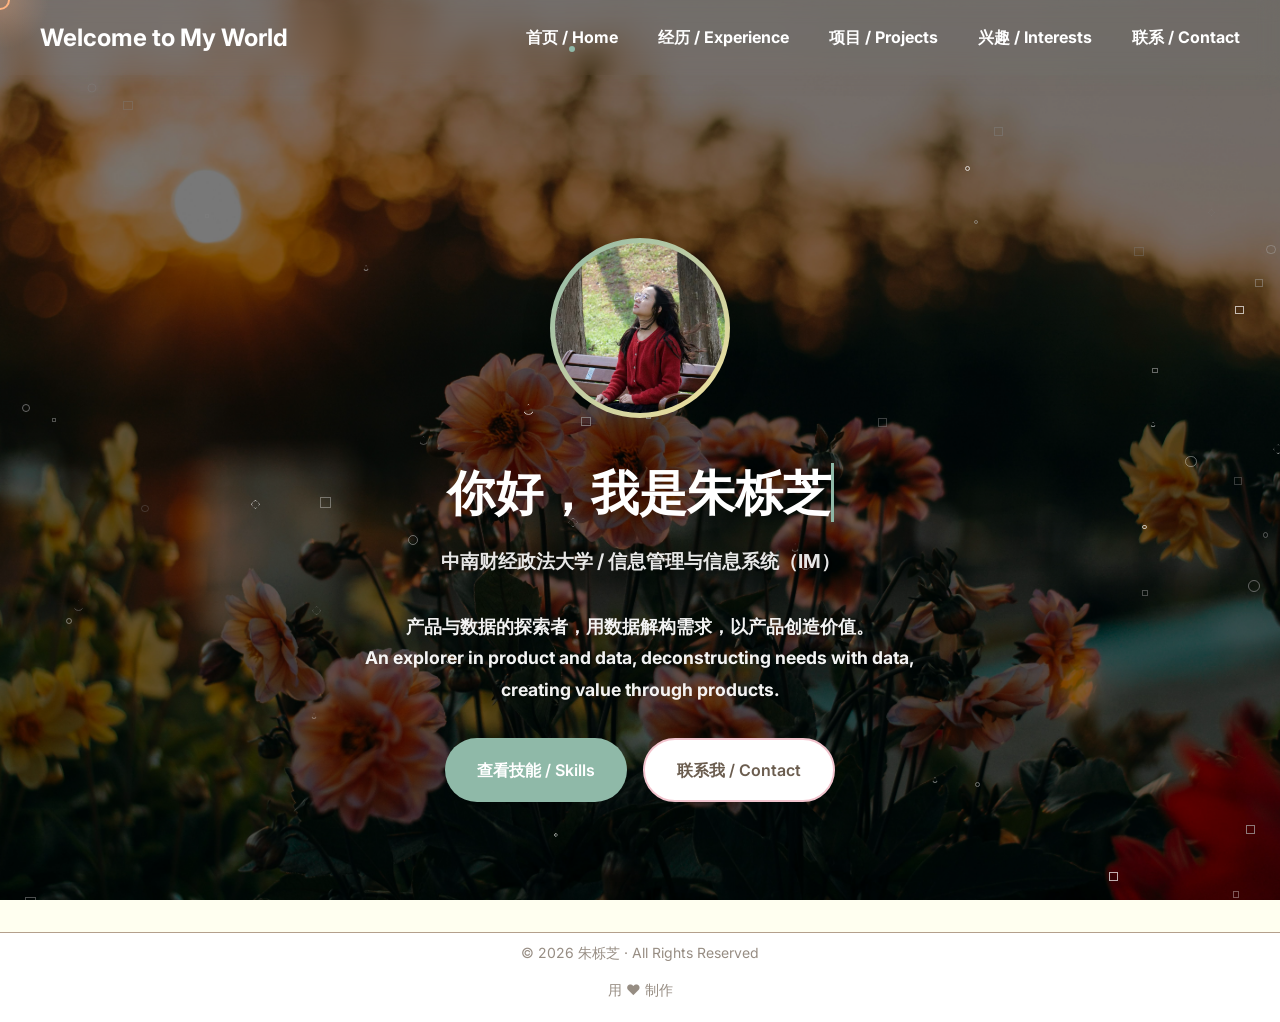
<file: index.html>
<!DOCTYPE html>
<html lang="zh-CN">
<head>
  <meta charset="UTF-8">
  <meta name="viewport" content="width=device-width, initial-scale=1.0">
  <title>朱栎芝 - 个人网站 | Personal Website</title>
  <link rel="preconnect" href="https://fonts.googleapis.com">
  <link rel="preconnect" href="https://fonts.gstatic.com" crossorigin>
  <link href="https://fonts.googleapis.com/css2?family=Inter:wght@300;400;500;600;700&display=swap" rel="stylesheet">
  <link rel="stylesheet" href="css/style.css">
  <link rel="stylesheet" href="css/animations.css">
</head>
<body style="overflow: hidden;">

  <!-- 自定义鼠标光标 -->
  <div class="custom-cursor"></div>
  <div class="cursor-glow"></div>

  <!-- 导航栏 -->
  <nav class="navbar" id="navbar" style="background: transparent !important;">
    <div class="nav-container">
      <a href="index.html" class="nav-logo" style="color: white !important; font-weight: bold !important;">Welcome to My World</a>
      <ul class="nav-links">
        <li><a href="index.html" class="nav-link active" style="color: white !important; font-weight: bold !important;">首页 / Home</a></li>
        <li><a href="experience.html" class="nav-link" style="color: white !important; font-weight: bold !important;">经历 / Experience</a></li>
        <li><a href="projects.html" class="nav-link" style="color: white !important; font-weight: bold !important;">项目 / Projects</a></li>
        <li><a href="interests.html" class="nav-link" style="color: white !important; font-weight: bold !important;">兴趣 / Interests</a></li>
        <li><a href="contact.html" class="nav-link" style="color: white !important; font-weight: bold !important;">联系 / Contact</a></li>
      </ul>
      <button class="mobile-menu-btn" style="color: white !important;">☰</button>
    </div>
  </nav>

  <!-- Hero区域 -->
  <section class="hero" style="height: 100vh; display: flex; align-items: center; justify-content: center; position: relative; padding: 8rem 0; overflow: hidden;">
    
    <!-- 背景图片轮播 -->
    <div style="position: absolute; top: 0; left: 0; width: 100%; height: 100%; z-index: -1;">
      <div style="width: 100%; height: 100%; position: relative;">
        <div class="bg-slider" style="width: 100%; height: 100%; position: relative;">
          <div class="bg-slide" style="position: absolute; top: 0; left: 0; width: 100%; height: 100%; background: url('img/first_flower.jpg') center/cover no-repeat; opacity: 1; transition: opacity 1s ease;"></div>
          <div class="bg-slide" style="position: absolute; top: 0; left: 0; width: 100%; height: 100%; background: url('img/first_forest.jpg') center/cover no-repeat; opacity: 0; transition: opacity 1s ease;"></div>
          <div class="bg-slide" style="position: absolute; top: 0; left: 0; width: 100%; height: 100%; background: url('img/first_mount.jpg') center/cover no-repeat; opacity: 0; transition: opacity 1s ease;"></div>
          <div class="bg-slide" style="position: absolute; top: 0; left: 0; width: 100%; height: 100%; background: url('img/first_leaf.jpg') center/cover no-repeat; opacity: 0; transition: opacity 1s ease;"></div>
          <div class="bg-slide" style="position: absolute; top: 0; left: 0; width: 100%; height: 100%; background: url('img/first_tennis.jpg') center/cover no-repeat; opacity: 0; transition: opacity 1s ease;"></div>
          <div class="bg-slide" style="position: absolute; top: 0; left: 0; width: 100%; height: 100%; background: url('img/first_paint.jpg') center/cover no-repeat; opacity: 0; transition: opacity 1s ease;"></div>
        </div>
        <!-- 黑色半透明蒙版 -->
        <div style="position: absolute; top: 0; left: 0; width: 100%; height: 100%; background: rgba(0, 0, 0, 0.5);"></div>
      </div>
    </div>
    
    <!-- 粒子背景容器 -->
    <div class="particles-container" id="particles"></div>
    
    <div class="container" style="position: relative; z-index: 1; text-align: center;">
      <div style="display: flex; flex-direction: column; align-items: center; gap: 2rem; margin-top: 140px;">
        
        <!-- 头像区域 -->
        <div class="scroll-animate" style="animation-delay: 0.2s;">
          <div style="width: 180px; height: 180px; border-radius: 50%; background: linear-gradient(135deg, var(--color-primary), var(--color-accent)); padding: 5px; margin: 0 auto; box-shadow: 0 10px 30px rgba(0, 0, 0, 0.2);">
            <div style="width: 100%; height: 100%; border-radius: 50%; background: var(--color-white); display: flex; align-items: center; justify-content: center; overflow: hidden;">
              <img src="img/avatar.jpg" alt="朱栎芝头像" style="width: 100%; height: 100%; object-fit: cover;">
            </div>
          </div>
        </div>

        <!-- 标题 - 打字机效果 -->
        <div class="scroll-animate" style="animation-delay: 0.4s;">
          <h1 style="font-size: 3rem; margin-bottom: 0.5rem; text-shadow: 0 2px 10px rgba(0, 0, 0, 0.1); color: white !important; font-weight: bold !important; background: transparent !important;">
            <span class="typewriter" id="typewriter" style="color: white !important; font-weight: bold !important; background: transparent !important;">你好，我是朱栎芝</span>
          </h1>
          <p style="font-size: 1.2rem; opacity: 0.9; text-shadow: 0 1px 5px rgba(0, 0, 0, 0.1); color: white !important; font-weight: bold !important; background: transparent !important;"> 中南财经政法大学 / 信息管理与信息系统（IM）</p>
        </div>

        <!-- 简短介绍 -->
        <div class="scroll-animate" style="animation-delay: 0.6s; max-width: 600px;">
          <p style="font-size: 1.1rem; line-height: 1.8; opacity: 0.95; text-shadow: 0 1px 3px rgba(0, 0, 0, 0.1); color: white !important; font-weight: bold !important; background: transparent !important;">
            产品与数据的探索者，用数据解构需求，以产品创造价值。<br>
             An explorer in product and data, deconstructing needs with data, creating value through products.
          </p>
        </div>

        <!-- 按钮组 -->
        <div class="scroll-animate" style="animation-delay: 0.8s; display: flex; gap: 1rem; flex-wrap: wrap; justify-content: center;">
          <a href="about.html" class="btn btn-primary">查看技能 / Skills</a>
          <a href="contact.html" class="btn btn-secondary">联系我 / Contact</a>
        </div>


      </div>
    </div>
  </section>

  <!-- 页脚 -->
  <footer class="footer">
    <div class="container">
      <p style="margin-bottom: 1rem;">© 2026 朱栎芝 · All Rights Reserved</p>
      <p style="font-size: 0.9rem;">用 ❤️ 制作</p>
    </div>
  </footer>

  <script src="js/main.js"></script>
  <script src="js/animations.js"></script>
  <script src="js/interactions.js"></script>
</body>
</html>
</file>
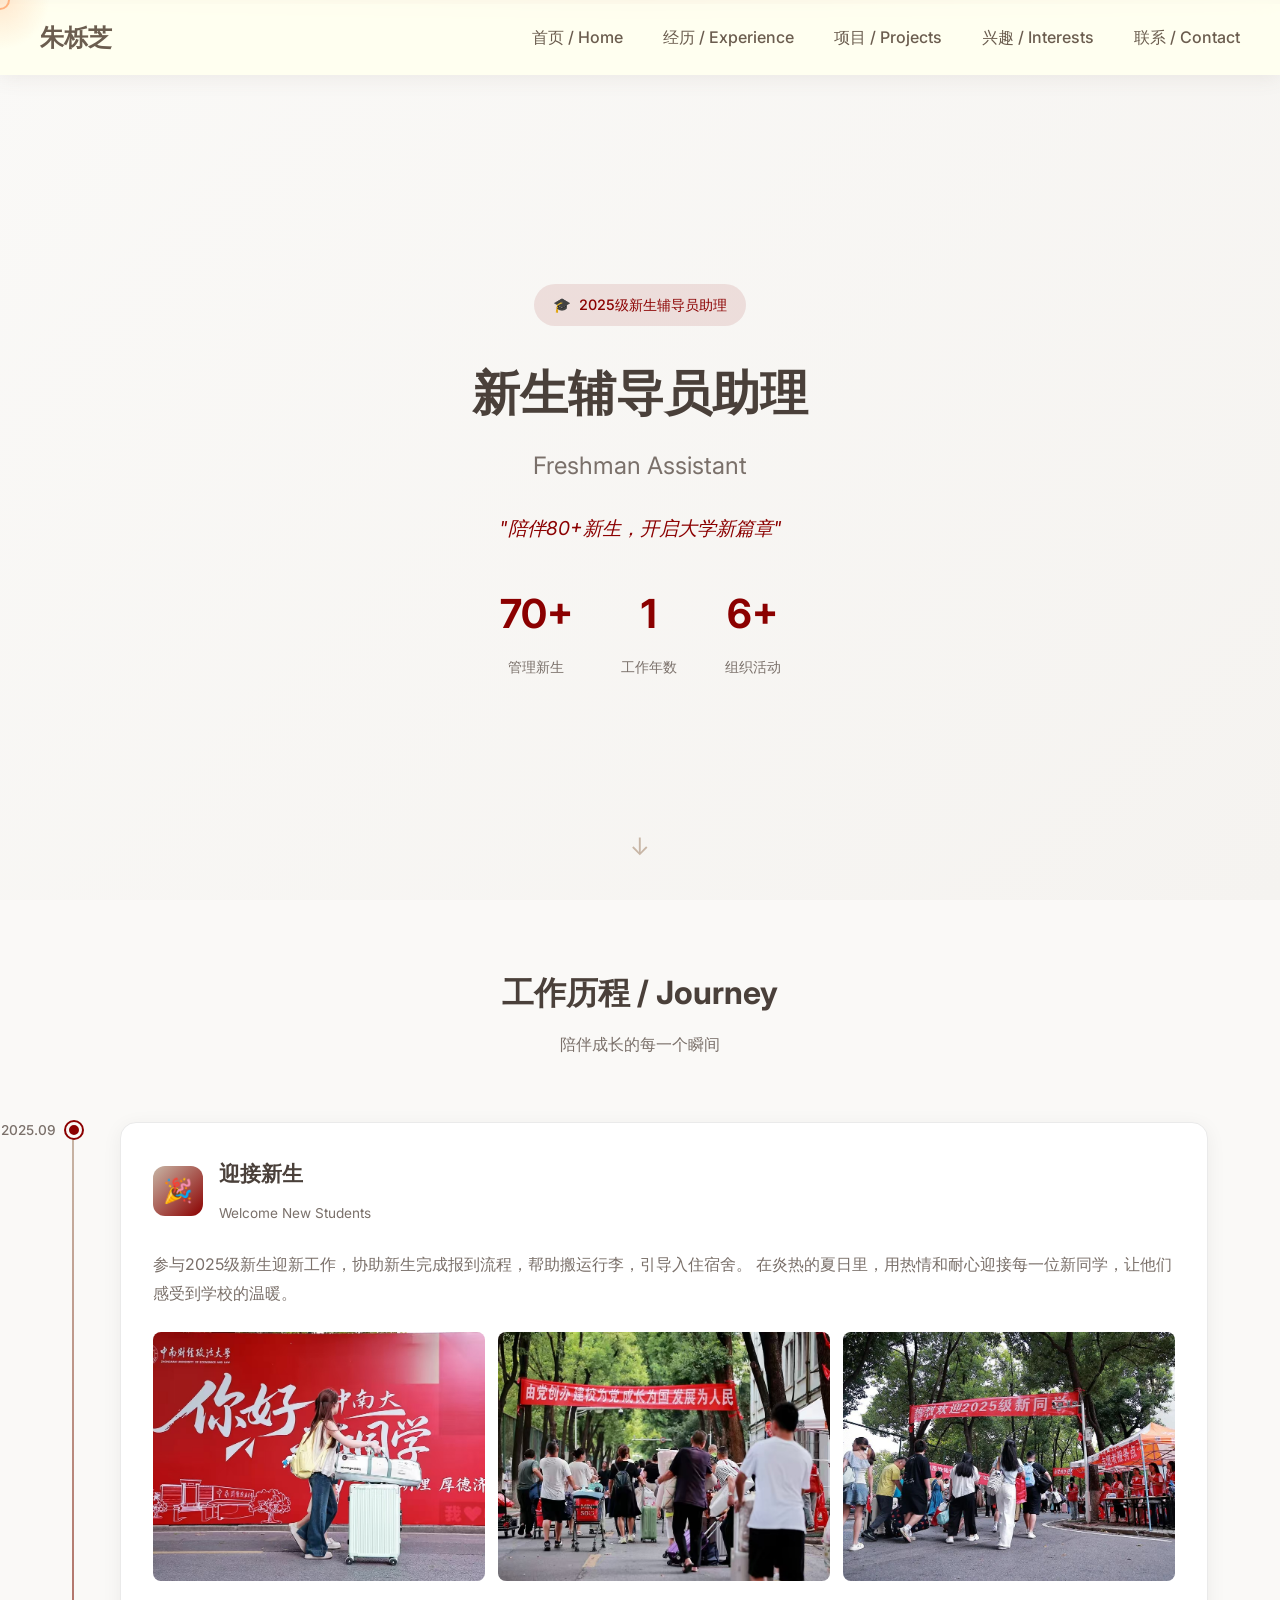
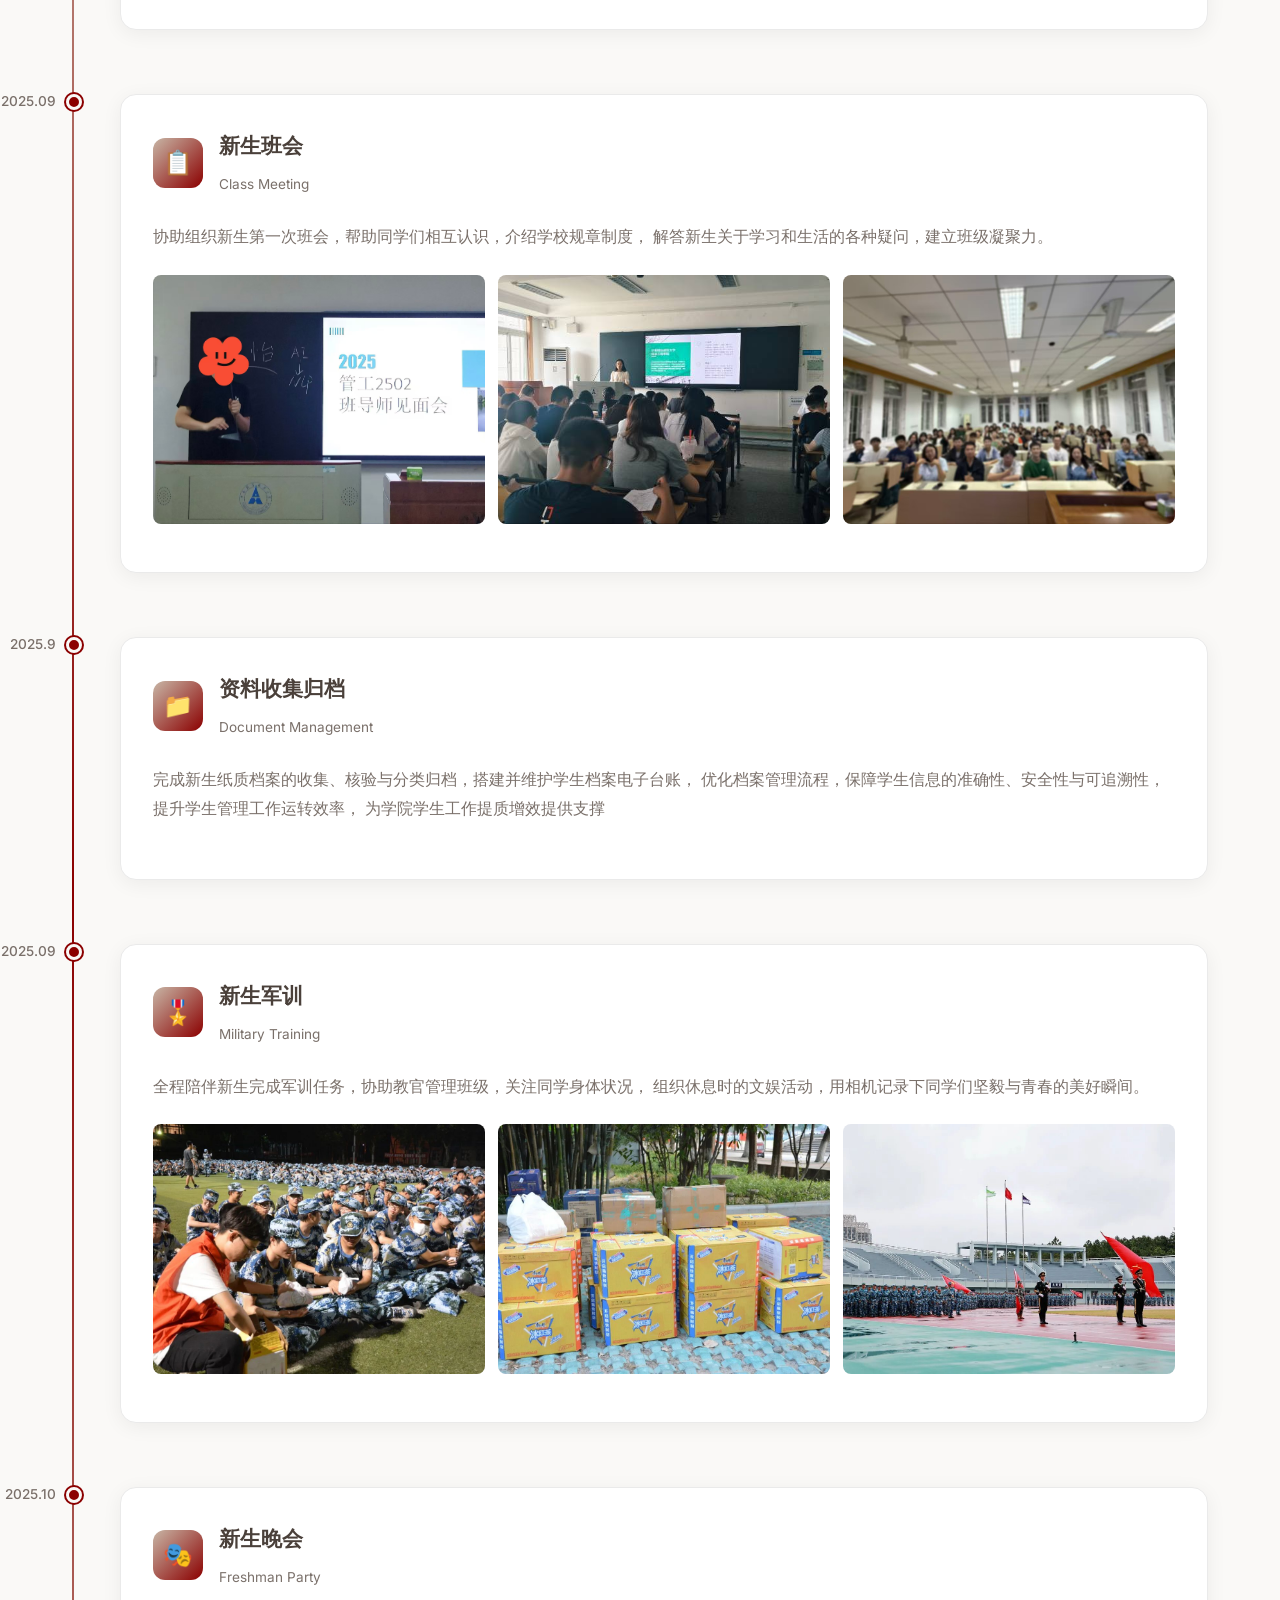
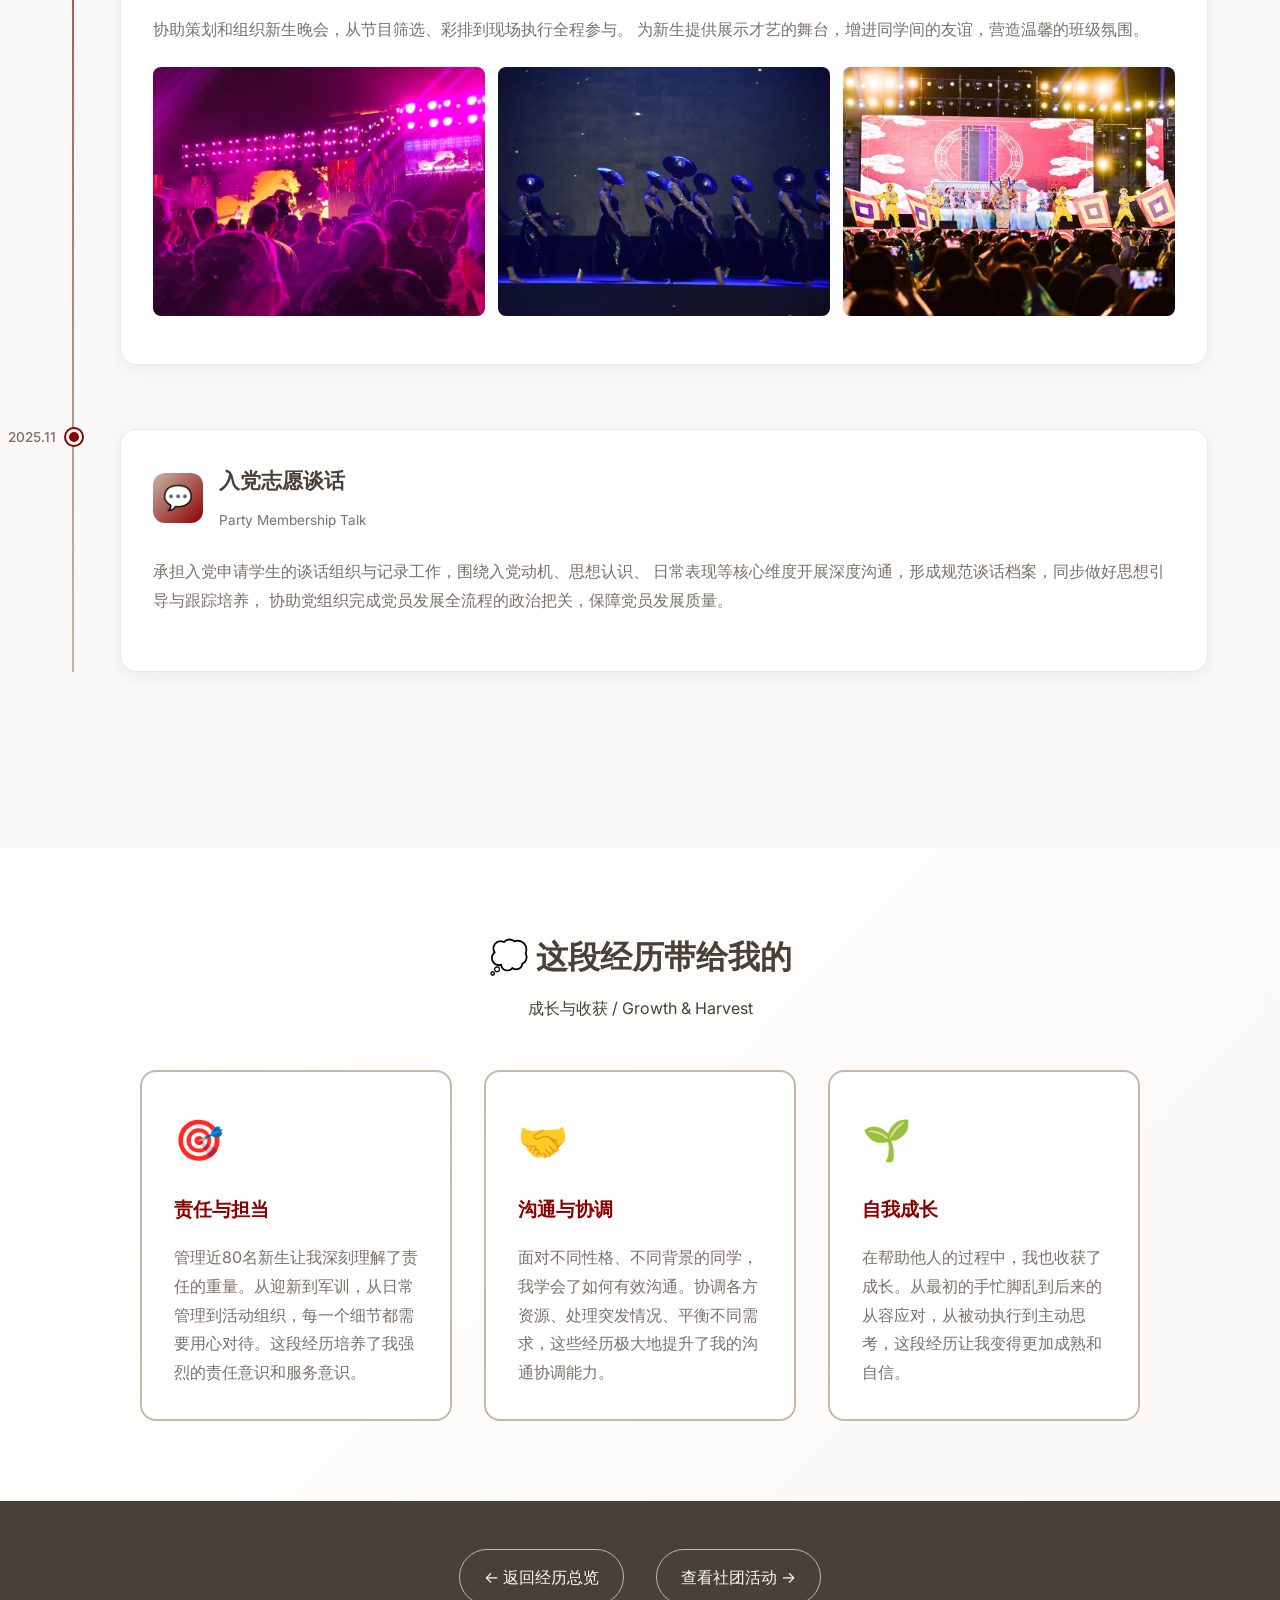
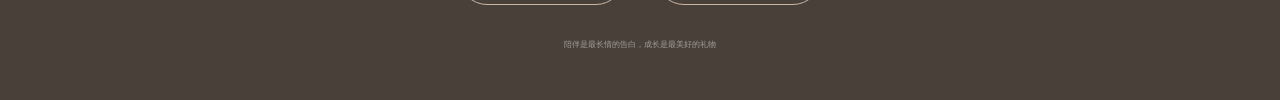
<file: assistant.html>
<!DOCTYPE html>
<html lang="zh-CN">
<head>
  <meta charset="UTF-8">
  <meta name="viewport" content="width=device-width, initial-scale=1.0">
  <title>新生辅导员助理 - 朱栎芝 | Freshman Assistant</title>
  <link rel="preconnect" href="https://fonts.googleapis.com">
  <link rel="preconnect" href="https://fonts.gstatic.com" crossorigin>
  <link href="https://fonts.googleapis.com/css2?family=Inter:wght@300;400;500;600;700&display=swap" rel="stylesheet">
  <link rel="stylesheet" href="css/style.css">
  <style>
    /* 页面专属配色 */
    :root {
      --assist-bg: #FAF9F7;
      --assist-card: #FFFFFF;
      --assist-gray: #EAEAEA;
      --assist-wood: #C8B6A6;
      --assist-wine: #8B0000;
      --assist-text: #4A403A;
      --assist-text-light: #7A706A;
    }

    body {
      background-color: var(--assist-bg);
      color: var(--assist-text);
    }

    /* Hero区域 */
    .assistant-hero {
      min-height: 100vh;
      display: flex;
      flex-direction: column;
      justify-content: center;
      align-items: center;
      text-align: center;
      padding: 8rem 2rem 4rem;
      background: linear-gradient(135deg, var(--assist-bg) 0%, #F5F3F0 100%);
      position: relative;
    }

    .assistant-hero::before {
      content: '';
      position: absolute;
      top: 0;
      left: 0;
      right: 0;
      height: 4px;
      background: linear-gradient(90deg, var(--assist-wood), var(--assist-wine), var(--assist-wood));
    }

    .hero-badge {
      display: inline-flex;
      align-items: center;
      gap: 0.5rem;
      background: rgba(139, 0, 0, 0.1);
      color: var(--assist-wine);
      padding: 0.5rem 1.2rem;
      border-radius: 30px;
      font-size: 0.9rem;
      font-weight: 500;
      margin-bottom: 1.5rem;
    }

    .hero-title {
      font-size: 3rem;
      font-weight: 700;
      margin-bottom: 0.5rem;
      color: var(--assist-text);
    }

    .hero-subtitle {
      font-size: 1.5rem;
      color: var(--assist-text-light);
      margin-bottom: 1.5rem;
    }

    .hero-quote {
      font-size: 1.2rem;
      color: var(--assist-wine);
      font-style: italic;
      margin-bottom: 2rem;
      max-width: 600px;
    }

    .hero-stats {
      display: flex;
      gap: 3rem;
      flex-wrap: wrap;
      justify-content: center;
    }

    .stat-item {
      text-align: center;
    }

    .stat-number {
      font-size: 2.5rem;
      font-weight: 700;
      color: var(--assist-wine);
      display: block;
    }

    .stat-label {
      font-size: 0.9rem;
      color: var(--assist-text-light);
      margin-top: 0.3rem;
    }

    .scroll-hint {
      position: absolute;
      bottom: 2rem;
      left: 50%;
      transform: translateX(-50%);
      animation: bounce 2s infinite;
      color: var(--assist-wood);
      font-size: 1.5rem;
    }

    @keyframes bounce {
      0%, 20%, 50%, 80%, 100% { transform: translateX(-50%) translateY(0); }
      40% { transform: translateX(-50%) translateY(-10px); }
      60% { transform: translateX(-50%) translateY(-5px); }
    }

    /* 时间轴区域 */
    .timeline-section {
      padding: 4rem 0;
      max-width: 1200px;
      margin: 0 auto;
      padding-left: 2rem;
      padding-right: 2rem;
    }

    .timeline-title {
      text-align: center;
      margin-bottom: 4rem;
    }

    .timeline-title h2 {
      font-size: 2rem;
      color: var(--assist-text);
      margin-bottom: 0.5rem;
    }

    .timeline-title p {
      color: var(--assist-text-light);
    }

    /* 时间轴容器 */
    .timeline {
      position: relative;
      padding-left: 3rem;
    }

    .timeline::before {
      content: '';
      position: absolute;
      left: 0;
      top: 0;
      bottom: 0;
      width: 2px;
      background: linear-gradient(180deg, var(--assist-wood) 0%, var(--assist-wine) 50%, var(--assist-wood) 100%);
    }

    /* 时间节点 */
    .timeline-item {
      position: relative;
      margin-bottom: 4rem;
      opacity: 1;
      transform: translateX(0);
      transition: all 0.6s ease;
    }

    .timeline-node {
      position: absolute;
      left: -3.4rem;
      top: 0;
      width: 16px;
      height: 16px;
      background: var(--assist-wine);
      border-radius: 50%;
      border: 3px solid var(--assist-bg);
      box-shadow: 0 0 0 2px var(--assist-wine);
      transition: all 0.3s ease;
    }

    .timeline-item:hover .timeline-node {
      transform: scale(1.3);
      box-shadow: 0 0 0 4px rgba(139, 0, 0, 0.2);
    }

    .timeline-date {
      position: absolute;
      left: -8rem;
      top: -0.3rem;
      font-size: 0.85rem;
      color: var(--assist-text-light);
      font-weight: 500;
      text-align: right;
      width: 4rem;
    }

    /* 内容卡片 */
    .timeline-card {
      background: var(--assist-card);
      border-radius: 16px;
      padding: 2rem;
      box-shadow: 0 4px 20px rgba(0, 0, 0, 0.06);
      border: 1px solid var(--assist-gray);
      transition: all 0.3s ease;
    }

    .timeline-card:hover {
      box-shadow: 0 8px 30px rgba(0, 0, 0, 0.1);
      border-color: var(--assist-wood);
    }

    .card-header {
      display: flex;
      align-items: center;
      gap: 1rem;
      margin-bottom: 1.5rem;
    }

    .card-icon {
      width: 50px;
      height: 50px;
      background: linear-gradient(135deg, var(--assist-wood), var(--assist-wine));
      border-radius: 12px;
      display: flex;
      align-items: center;
      justify-content: center;
      font-size: 1.5rem;
    }

    .card-title {
      flex: 1;
    }

    .card-title h3 {
      font-size: 1.3rem;
      color: var(--assist-text);
      margin-bottom: 0.3rem;
    }

    .card-title span {
      font-size: 0.85rem;
      color: var(--assist-text-light);
    }

    .card-content {
      color: var(--assist-text-light);
      line-height: 1.8;
      margin-bottom: 1.5rem;
    }

    /* 照片预览区 */
    .photo-preview {
      display: grid;
      grid-template-columns: repeat(3, 1fr);
      gap: 0.8rem;
      margin-bottom: 1rem;
    }

    .photo-item {
      aspect-ratio: 4/3;
      border-radius: 8px;
      overflow: hidden;
      background: var(--assist-gray);
      cursor: pointer;
      transition: all 0.3s ease;
    }

    .photo-item:hover {
      transform: scale(1.05);
      box-shadow: 0 4px 15px rgba(0, 0, 0, 0.15);
    }

    .photo-item img {
      width: 100%;
      height: 100%;
      object-fit: cover;
    }

    .photo-placeholder {
      width: 100%;
      height: 100%;
      display: flex;
      align-items: center;
      justify-content: center;
      color: var(--assist-wood);
      font-size: 1.5rem;
    }

    .view-more-btn {
      display: inline-flex;
      align-items: center;
      gap: 0.5rem;
      color: var(--assist-wine);
      font-weight: 500;
      cursor: pointer;
      transition: all 0.3s ease;
      padding: 0.5rem 0;
    }

    .view-more-btn:hover {
      gap: 0.8rem;
    }

    /* 成长感悟区域 */
    .reflection-section {
      background: linear-gradient(135deg, var(--assist-card) 0%, var(--assist-bg) 100%);
      padding: 5rem 2rem;
      margin-top: 3rem;
    }

    .reflection-container {
      max-width: 1000px;
      margin: 0 auto;
    }

    .reflection-title {
      text-align: center;
      margin-bottom: 3rem;
    }

    .reflection-title h2 {
      font-size: 2rem;
      color: var(--assist-text);
      margin-bottom: 0.5rem;
    }

    .reflection-cards {
      display: grid;
      grid-template-columns: repeat(auto-fit, minmax(280px, 1fr));
      gap: 2rem;
    }

    .reflection-card {
      background: var(--assist-card);
      border-radius: 16px;
      padding: 2rem;
      border: 2px solid var(--assist-wood);
      transition: all 0.3s ease;
      opacity: 1;
      transform: translateY(0);
    }

    .reflection-card:hover {
      transform: translateY(-5px);
      box-shadow: 0 10px 30px rgba(0, 0, 0, 0.1);
      border-color: var(--assist-wine);
    }

    .reflection-icon {
      font-size: 2.5rem;
      margin-bottom: 1rem;
    }

    .reflection-card h3 {
      font-size: 1.2rem;
      color: var(--assist-wine);
      margin-bottom: 1rem;
    }

    .reflection-card p {
      color: var(--assist-text-light);
      line-height: 1.8;
    }

    /* 底部导航 */
    .page-footer {
      background: var(--assist-text);
      color: var(--assist-bg);
      padding: 3rem 2rem;
      text-align: center;
    }

    .footer-nav {
      display: flex;
      justify-content: center;
      gap: 2rem;
      margin-bottom: 2rem;
      flex-wrap: wrap;
    }

    .footer-nav a {
      color: var(--assist-bg);
      text-decoration: none;
      padding: 0.8rem 1.5rem;
      border: 1px solid var(--assist-wood);
      border-radius: 30px;
      transition: all 0.3s ease;
    }

    .footer-nav a:hover {
      background: var(--assist-wine);
      border-color: var(--assist-wine);
    }

    /* 照片墙模态框 */
    .photo-modal {
      display: none;
      position: fixed;
      top: 0;
      left: 0;
      right: 0;
      bottom: 0;
      background: rgba(0, 0, 0, 0.9);
      z-index: 10000;
      padding: 2rem;
      overflow-y: auto;
    }

    .photo-modal.active {
      display: flex;
      flex-direction: column;
      align-items: center;
    }

    .modal-close {
      position: fixed;
      top: 2rem;
      right: 2rem;
      width: 50px;
      height: 50px;
      background: rgba(255, 255, 255, 0.1);
      border: none;
      border-radius: 50%;
      color: white;
      font-size: 1.5rem;
      cursor: pointer;
      z-index: 10001;
      transition: all 0.3s ease;
    }

    .modal-close:hover {
      background: var(--assist-wine);
    }

    .modal-title {
      color: white;
      font-size: 1.5rem;
      margin-bottom: 2rem;
      margin-top: 3rem;
    }

    .modal-gallery {
      display: grid;
      grid-template-columns: repeat(auto-fill, minmax(300px, 1fr));
      gap: 1rem;
      max-width: 1200px;
      width: 100%;
    }

    .modal-gallery img {
      width: 100%;
      border-radius: 8px;
      cursor: pointer;
      transition: transform 0.3s ease;
    }

    .modal-gallery img:hover {
      transform: scale(1.02);
    }

    /* 响应式 */
    @media (max-width: 768px) {
      .hero-title {
        font-size: 2rem;
      }

      .hero-stats {
        gap: 2rem;
      }

      .timeline {
        padding-left: 2rem;
      }

      .timeline-date {
        position: static;
        text-align: left;
        margin-bottom: 0.5rem;
        width: auto;
      }

      .photo-preview {
        grid-template-columns: repeat(2, 1fr);
      }

      .reflection-cards {
        grid-template-columns: 1fr;
      }
    }

    /* 返回顶部按钮 */
    .back-to-top {
      position: fixed;
      bottom: 2rem;
      right: 2rem;
      width: 50px;
      height: 50px;
      background: var(--assist-wine);
      color: white;
      border: none;
      border-radius: 50%;
      cursor: pointer;
      opacity: 0;
      visibility: hidden;
      transition: all 0.3s ease;
      z-index: 999;
      font-size: 1.2rem;
    }

    .back-to-top.visible {
      opacity: 1;
      visibility: visible;
    }

    .back-to-top:hover {
      transform: translateY(-5px);
      box-shadow: 0 5px 20px rgba(139, 0, 0, 0.3);
    }
  </style>
</head>
<body class="assistant-page">
  <!-- 自定义鼠标光标 -->
  <div class="custom-cursor"></div>
  <div class="cursor-glow"></div>

  <!-- 导航栏 -->
  <nav class="navbar scrolled" id="navbar">
    <div class="nav-container">
      <a href="index.html" class="nav-logo">朱栎芝</a>
      <ul class="nav-links">
        <li><a href="index.html" class="nav-link">首页 / Home</a></li>
        <li><a href="experience.html" class="nav-link">经历 / Experience</a></li>
        <li><a href="projects.html" class="nav-link">项目 / Projects</a></li>
        <li><a href="interests.html" class="nav-link">兴趣 / Interests</a></li>
        <li><a href="contact.html" class="nav-link">联系 / Contact</a></li>
      </ul>
      <button class="mobile-menu-btn">☰</button>
    </div>
  </nav>

  <!-- Hero区域 -->
  <section class="assistant-hero">
    <div class="hero-badge">
      <span>🎓</span>
      <span>2025级新生辅导员助理</span>
    </div>
    <h1 class="hero-title">新生辅导员助理</h1>
    <p class="hero-subtitle">Freshman Assistant</p>
    <p class="hero-quote">"陪伴80+新生，开启大学新篇章"</p>
    
    <div class="hero-stats">
      <div class="stat-item">
        <span class="stat-number">70+</span>
        <p class="stat-label">管理新生</p>
      </div>
      <div class="stat-item">
        <span class="stat-number">1</span>
        <p class="stat-label">工作年数</p>
      </div>
      <div class="stat-item">
        <span class="stat-number">6+</span>
        <p class="stat-label">组织活动</p>
      </div>
    </div>

    <div class="scroll-hint">↓</div>
  </section>

  <!-- 时间轴区域 -->
  <section class="timeline-section">
    <div class="timeline-title scroll-animate">
      <h2>工作历程 / Journey</h2>
      <p>陪伴成长的每一个瞬间</p>
    </div>

    <div class="timeline">
      <!-- 迎接新生 -->
      <div class="timeline-item" data-delay="0">
        <div class="timeline-node"></div>
        <div class="timeline-date">2025.09</div>
        <div class="timeline-card">
          <div class="card-header">
            <div class="card-icon">🎉</div>
            <div class="card-title">
              <h3>迎接新生</h3>
              <span>Welcome New Students</span>
            </div>
          </div>
          <p class="card-content">
            参与2025级新生迎新工作，协助新生完成报到流程，帮助搬运行李，引导入住宿舍。
            在炎热的夏日里，用热情和耐心迎接每一位新同学，让他们感受到学校的温暖。
          </p>
          <div class="photo-preview">
            <div class="photo-item">
              <img src="img/club/stu_yingxin.jpg" alt="迎接新生" onerror="this.parentElement.innerHTML='<div class=\'photo-placeholder\'>📷</div>'">
            </div>
            <div class="photo-item">
              <img src="img/club/stu_yingxin2.jpg" alt="报到现场" onerror="this.parentElement.innerHTML='<div class=\'photo-placeholder\'>📷</div>'">
            </div>
            <div class="photo-item">
              <img src="img/club/stu_yingxin3.jpg" alt="宿舍走访" onerror="this.parentElement.innerHTML='<div class=\'photo-placeholder\'>📷</div>'">
            </div>
          </div>
          
        </div>
      </div>

      <!-- 新生班会 -->
      <div class="timeline-item" data-delay="0.1">
        <div class="timeline-node"></div>
        <div class="timeline-date">2025.09</div>
        <div class="timeline-card">
          <div class="card-header">
            <div class="card-icon">📋</div>
            <div class="card-title">
              <h3>新生班会</h3>
              <span>Class Meeting</span>
            </div>
          </div>
          <p class="card-content">
            协助组织新生第一次班会，帮助同学们相互认识，介绍学校规章制度，
            解答新生关于学习和生活的各种疑问，建立班级凝聚力。
          </p>
          <div class="photo-preview">
            <div class="photo-item">
              <img src="img/club/stu_banhui.jpg" alt="班会现场" onerror="this.parentElement.innerHTML='<div class=\'photo-placeholder\'>📷</div>'">
            </div>
            <div class="photo-item">
              <img src="img/club/stu_banhui5.jpeg" alt="自我介绍" onerror="this.parentElement.innerHTML='<div class=\'photo-placeholder\'>📷</div>'">
            </div>
            <div class="photo-item">
              <img src="img/club/stu_hezhao.jpg" alt="班级合影" onerror="this.parentElement.innerHTML='<div class=\'photo-placeholder\'>📷</div>'">
            </div>
          </div>
          
        </div>
      </div>

      <!-- 资料归档 -->
      <div class="timeline-item" data-delay="0.2">
        <div class="timeline-node"></div>
        <div class="timeline-date">2025.9</div>
        <div class="timeline-card">
          <div class="card-header">
            <div class="card-icon">📁</div>
            <div class="card-title">
              <h3>资料收集归档</h3>
              <span>Document Management</span>
            </div>
          </div>
          <p class="card-content">
            完成新生纸质档案的收集、核验与分类归档，搭建并维护学生档案电子台账，
            优化档案管理流程，保障学生信息的准确性、安全性与可追溯性，提升学生管理工作运转效率，
            为学院学生工作提质增效提供支撑
          </p>
        </div>
      </div>

      <!-- 新生军训 -->
      <div class="timeline-item" data-delay="0.5">
        <div class="timeline-node"></div>
        <div class="timeline-date">2025.09</div>
        <div class="timeline-card">
          <div class="card-header">
            <div class="card-icon">🎖️</div>
            <div class="card-title">
              <h3>新生军训</h3>
              <span>Military Training</span>
            </div>
          </div>
          <p class="card-content">
            全程陪伴新生完成军训任务，协助教官管理班级，关注同学身体状况，
            组织休息时的文娱活动，用相机记录下同学们坚毅与青春的美好瞬间。
          </p>
          <div class="photo-preview">
            <div class="photo-item">
              <img src="img/club/stu_junxun.jpg" alt="军训开营" onerror="this.parentElement.innerHTML='<div class=\'photo-placeholder\'>📷</div>'">
            </div>
            <div class="photo-item">
              <img src="img/club/stu_junxun2.jpg" alt="训练场景" onerror="this.parentElement.innerHTML='<div class=\'photo-placeholder\'>📷</div>'">
            </div>
            <div class="photo-item">
              <img src="img/club/stu_junxun3.jpg" alt="休息时光" onerror="this.parentElement.innerHTML='<div class=\'photo-placeholder\'>📷</div>'">
            </div>
          </div>
        </div>
      </div>

      <!-- 新生晚会 -->
      <div class="timeline-item" data-delay="0.4">
        <div class="timeline-node"></div>
        <div class="timeline-date">2025.10</div>
        <div class="timeline-card">
          <div class="card-header">
            <div class="card-icon">🎭</div>
            <div class="card-title">
              <h3>新生晚会</h3>
              <span>Freshman Party</span>
            </div>
          </div>
          <p class="card-content">
            协助策划和组织新生晚会，从节目筛选、彩排到现场执行全程参与。
            为新生提供展示才艺的舞台，增进同学间的友谊，营造温馨的班级氛围。
          </p>
          <div class="photo-preview">
            <div class="photo-item">
              <img src="img/club/stu_wanhui.jpg" alt="晚会现场" onerror="this.parentElement.innerHTML='<div class=\'photo-placeholder\'>📷</div>'">
            </div>
            <div class="photo-item">
              <img src="img/club/stu_wanhui2.jpg" alt="节目表演" onerror="this.parentElement.innerHTML='<div class=\'photo-placeholder\'>📷</div>'">
            </div>
            <div class="photo-item">
              <img src="img/club/stu_wanhui3.jpg" alt="互动环节" onerror="this.parentElement.innerHTML='<div class=\'photo-placeholder\'>📷</div>'">
            </div>
          </div>
          
        </div>
      </div>

      <!-- 入党志愿谈话 -->
      <div class="timeline-item" data-delay="0.3">
        <div class="timeline-node"></div>
        <div class="timeline-date">2025.11</div>
        <div class="timeline-card">
          <div class="card-header">
            <div class="card-icon">💬</div>
            <div class="card-title">
              <h3>入党志愿谈话</h3>
              <span>Party Membership Talk</span>
            </div>
          </div>
          <p class="card-content">
            承担入党申请学生的谈话组织与记录工作，围绕入党动机、思想认识、
            日常表现等核心维度开展深度沟通，形成规范谈话档案，同步做好思想引导与跟踪培养，
            协助党组织完成党员发展全流程的政治把关，保障党员发展质量。
          </p>
        </div>
      </div>
    </div>
  </section>

      


  <!-- 成长感悟 -->
  <section class="reflection-section">
    <div class="reflection-container">
      <div class="reflection-title scroll-animate">
        <h2>💭 这段经历带给我的</h2>
        <p>成长与收获 / Growth & Harvest</p>
      </div>
      
      <div class="reflection-cards">
        <div class="reflection-card scroll-animate" style="animation-delay: 0.1s;">
          <div class="reflection-icon">🎯</div>
          <h3>责任与担当</h3>
          <p>管理近80名新生让我深刻理解了责任的重量。从迎新到军训，从日常管理到活动组织，每一个细节都需要用心对待。这段经历培养了我强烈的责任意识和服务意识。</p>
        </div>
        
        <div class="reflection-card scroll-animate" style="animation-delay: 0.2s;">
          <div class="reflection-icon">🤝</div>
          <h3>沟通与协调</h3>
          <p>面对不同性格、不同背景的同学，我学会了如何有效沟通。协调各方资源、处理突发情况、平衡不同需求，这些经历极大地提升了我的沟通协调能力。</p>
        </div>
        
        <div class="reflection-card scroll-animate" style="animation-delay: 0.3s;">
          <div class="reflection-icon">🌱</div>
          <h3>自我成长</h3>
          <p>在帮助他人的过程中，我也收获了成长。从最初的手忙脚乱到后来的从容应对，从被动执行到主动思考，这段经历让我变得更加成熟和自信。</p>
        </div>
      </div>
    </div>
  </section>

  <!-- 底部导航 -->
  <footer class="page-footer">
    <div class="footer-nav">
      <a href="experience.html">← 返回经历总览</a>
      <a href="club.html">查看社团活动 →</a>
    </div>
    <p style="opacity: 0.5; font-size: 0.5rem;">陪伴是最长情的告白，成长是最美好的礼物</p>
  </footer>

  <!-- 返回顶部按钮 -->
  <button class="back-to-top" id="backToTop" onclick="scrollToTop()">↑</button>


  <script src="js/main.js"></script>
  <script>
    // 返回顶部按钮显示/隐藏
    const backToTopBtn = document.getElementById('backToTop');
    if (backToTopBtn) {
      window.addEventListener('scroll', () => {
        if (window.scrollY > 500) {
          backToTopBtn.classList.add('visible');
        } else {
          backToTopBtn.classList.remove('visible');
        }
      });
    }

    function scrollToTop() {
      window.scrollTo({ top: 0, behavior: 'smooth' });
    }

    // 照片墙模态框
    const photoData = {
      welcome: {
        title: '迎接新生',
        photos: [
          { src: 'img/club/stu_welcome_1.jpg', alt: '迎接新生' },
          { src: 'img/club/stu_welcome_2.jpg', alt: '报到现场' },
          { src: 'img/club/stu_welcome_3.jpg', alt: '宿舍走访' },
          { src: 'img/club/stu_welcome_4.jpg', alt: '合影' }
        ]
      },
      meeting: {
        title: '新生班会',
        photos: [
          { src: 'img/club/stu_meeting_1.jpg', alt: '班会现场' },
          { src: 'img/club/stu_meeting_2.jpg', alt: '自我介绍' },
          { src: 'img/club/stu_meeting_3.jpg', alt: '班级合影' }
        ]
      },
      archive: {
        title: '资料归档',
        photos: [
          { src: 'img/club/stu_archive_1.jpg', alt: '资料整理' },
          { src: 'img/club/stu_archive_2.jpg', alt: '档案归类' },
          { src: 'img/club/stu_archive_3.jpg', alt: '工作场景' }
        ]
      },
      talk: {
        title: '入党谈话',
        photos: [
          { src: 'img/club/stu_talk_1.jpg', alt: '谈话现场' },
          { src: 'img/club/stu_talk_2.jpg', alt: '思想交流' },
          { src: 'img/club/stu_talk_3.jpg', alt: '记录整理' }
        ]
      },
      party: {
        title: '新生晚会',
        photos: [
          { src: 'img/club/stu_party_1.jpg', alt: '晚会现场' },
          { src: 'img/club/stu_party_2.jpg', alt: '节目表演' },
          { src: 'img/club/stu_party_3.jpg', alt: '互动环节' },
          { src: 'img/club/stu_party_4.jpg', alt: '合影' }
        ]
      },
      training: {
        title: '新生军训',
        photos: [
          { src: 'img/club/stu_training_1.jpg', alt: '军训开营' },
          { src: 'img/club/stu_training_2.jpg', alt: '训练场景' },
          { src: 'img/club/stu_training_3.jpg', alt: '休息时光' },
          { src: 'img/club/stu_training_4.jpg', alt: '军训结业' }
        ]
      }
    };

    function openPhotoModal(type, title) {
      const modal = document.getElementById('photoModal');
      const modalTitle = document.getElementById('modalTitle');
      const modalGallery = document.getElementById('modalGallery');
      
      const data = photoData[type];
      modalTitle.textContent = data.title;
      
      modalGallery.innerHTML = data.photos.map(photo => `
        <img src="${photo.src}" alt="${photo.alt}" onerror="this.style.display='none'">
      `).join('');
      
      modal.classList.add('active');
      document.body.style.overflow = 'hidden';
    }

    function closePhotoModal() {
      const modal = document.getElementById('photoModal');
      modal.classList.remove('active');
      document.body.style.overflow = '';
    }

    // ESC键关闭模态框
    document.addEventListener('keydown', (e) => {
      if (e.key === 'Escape') {
        closePhotoModal();
      }
    });

    // 点击模态框背景关闭
    document.getElementById('photoModal').addEventListener('click', (e) => {
      if (e.target.id === 'photoModal') {
        closePhotoModal();
      }
    });
  </script>
  <script src="js/animations.js"></script>
  <script src="js/interactions.js"></script>
</body>
</html>
</file>
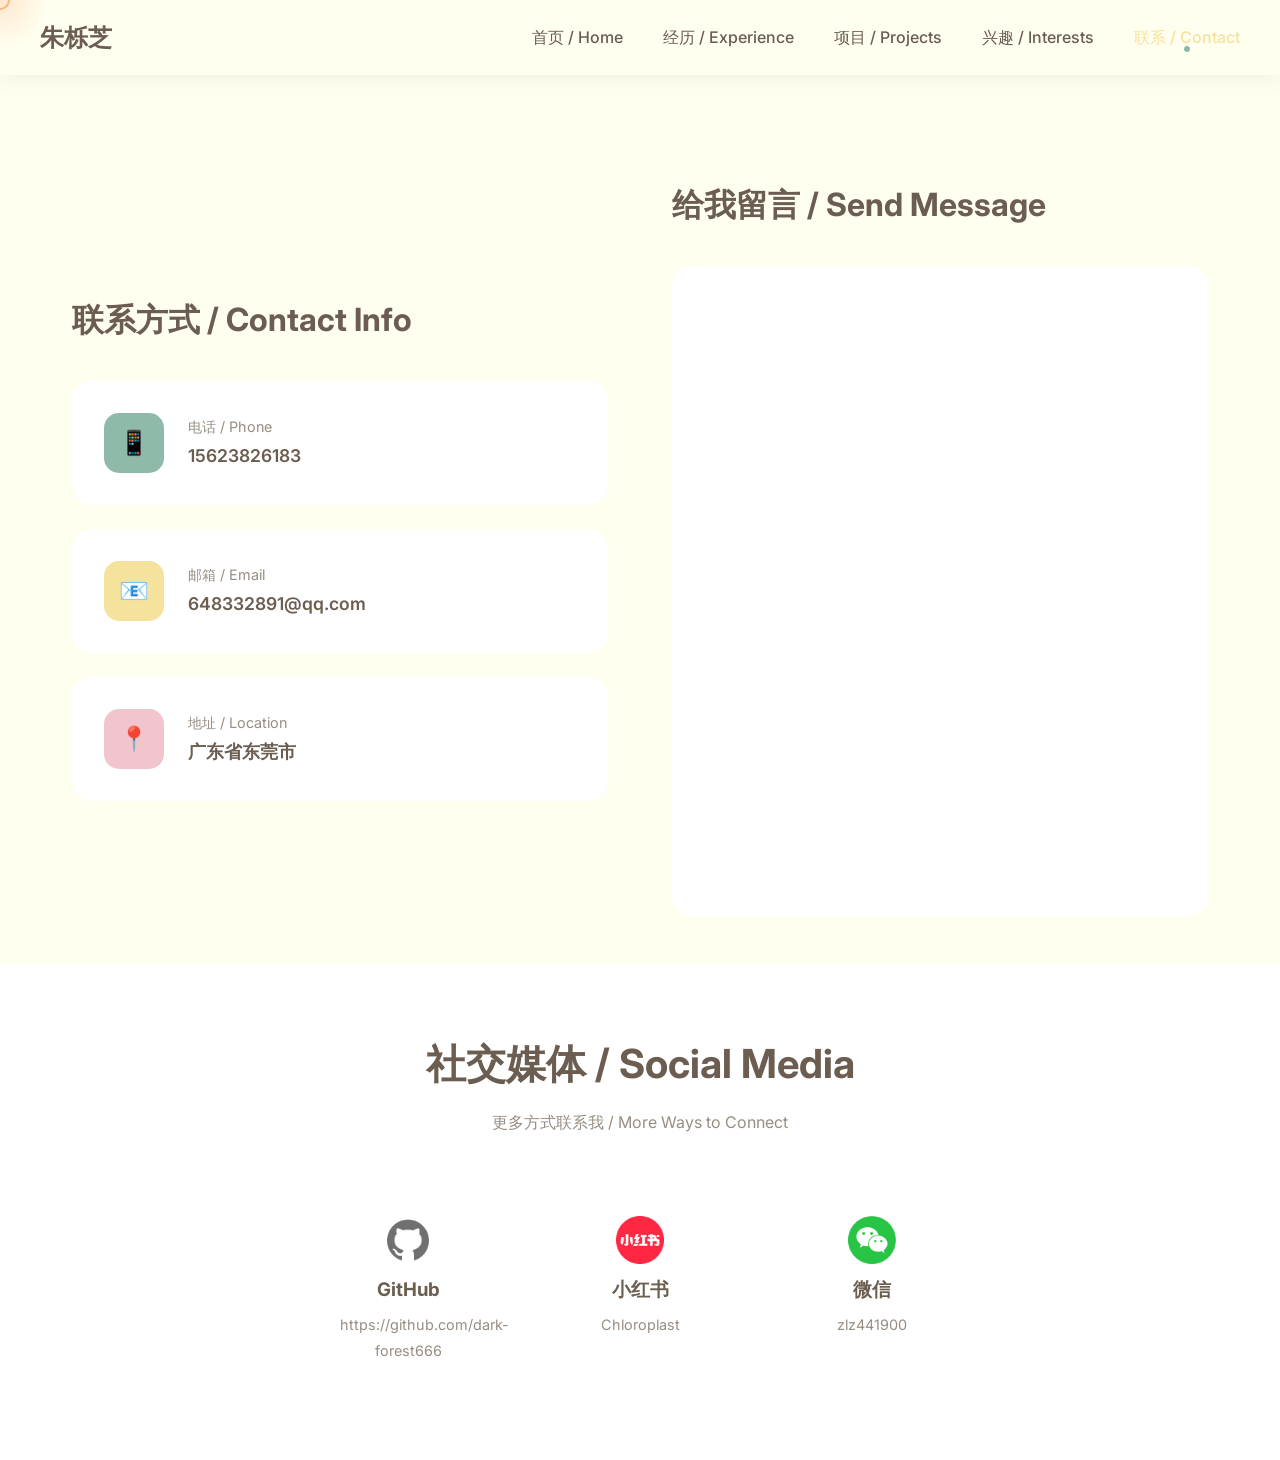
<file: contact.html>
<!DOCTYPE html>
<html lang="zh-CN">
<head>
  <meta charset="UTF-8">
  <meta name="viewport" content="width=device-width, initial-scale=1.0">
  <title>联系我 - 朱栎芝 | Contact</title>
  <link rel="preconnect" href="https://fonts.googleapis.com">
  <link rel="preconnect" href="https://fonts.gstatic.com" crossorigin>
  <link href="https://fonts.googleapis.com/css2?family=Inter:wght@300;400;500;600;700&display=swap" rel="stylesheet">
  <link rel="stylesheet" href="css/style.css">
  <link rel="stylesheet" href="css/animations.css">
</head>
<body>

  <!-- 自定义鼠标光标 -->
  <div class="custom-cursor"></div>
  <div class="cursor-glow"></div>

  <!-- 导航栏 -->
  <nav class="navbar scrolled" id="navbar">
    <div class="nav-container">
      <a href="index.html" class="nav-logo">朱栎芝</a>
      <ul class="nav-links">
        <li><a href="index.html" class="nav-link">首页 / Home</a></li>
        <li><a href="experience.html" class="nav-link">经历 / Experience</a></li>
        <li><a href="projects.html" class="nav-link">项目 / Projects</a></li>
        <li><a href="interests.html" class="nav-link">兴趣 / Interests</a></li>
        <li><a href="contact.html" class="nav-link active">联系 / Contact</a></li>
      </ul>
      <button class="mobile-menu-btn">☰</button>
    </div>
  </nav>

  <!-- 页面内容开始 -->
  <div style="padding-top: 8rem;"></div>

  <!-- 联系方式 -->
  <section style="padding: 3rem 0;">
    <div class="container">
      <div style="display: grid; grid-template-columns: 1fr 1fr; gap: 4rem; align-items: center;">
        
        <!-- 联系信息卡片 -->
        <div class="scroll-animate">
          <h2 style="font-size: 2rem; margin-bottom: 2rem;">联系方式 / Contact Info</h2>
          
          <div style="display: flex; flex-direction: column; gap: 1.5rem;">
            
            <!-- 电话 -->
            <a href="tel:15623826183" class="card card-hover" style="text-decoration: none; color: inherit; display: flex; align-items: center; gap: 1.5rem;">
              <div style="width: 60px; height: 60px; background: var(--color-primary); border-radius: 15px; display: flex; align-items: center; justify-content: center; font-size: 1.5rem; flex-shrink: 0;">
                📱
              </div>
              <div>
                <p style="font-size: 0.9rem; opacity: 0.7;">电话 / Phone</p>
                <p style="font-size: 1.1rem; font-weight: 600;">15623826183</p>
              </div>
            </a>

            <!-- 邮箱 -->
            <a href="mailto:648332891@qq.com" class="card card-hover" style="text-decoration: none; color: inherit; display: flex; align-items: center; gap: 1.5rem;">
              <div style="width: 60px; height: 60px; background: var(--color-accent); border-radius: 15px; display: flex; align-items: center; justify-content: center; font-size: 1.5rem; flex-shrink: 0;">
                📧
              </div>
              <div>
                <p style="font-size: 0.9rem; opacity: 0.7;">邮箱 / Email</p>
                <p style="font-size: 1.1rem; font-weight: 600;">648332891@qq.com</p>
              </div>
            </a>

            <!-- 地址 -->
            <div class="card" style="display: flex; align-items: center; gap: 1.5rem;">
              <div style="width: 60px; height: 60px; background: var(--color-secondary); border-radius: 15px; display: flex; align-items: center; justify-content: center; font-size: 1.5rem; flex-shrink: 0;">
                📍
              </div>
              <div>
                <p style="font-size: 0.9rem; opacity: 0.7;">地址 / Location</p>
                <p style="font-size: 1.1rem; font-weight: 600;">广东省东莞市</p>
              </div>
            </div>

          </div>
        </div>

        <!-- 留言表单 -->
        <div class="scroll-animate" style="animation-delay: 0.3s;">
          <h2 style="font-size: 2rem; margin-bottom: 2rem;">给我留言 / Send Message</h2>
          
          <div class="card" style="padding: 0; overflow: hidden;">
            <iframe id="idy_frame" height="100%" width="100%" src="https://wj.qq.com/s2/26364607/ad0e/" frameborder="0" style="min-height:650px; width:100%; border:none; display: block;" allowfullscreen sandbox="allow-same-origin allow-scripts allow-modals allow-downloads allow-forms allow-popups"></iframe>
          </div>
        </div>

      </div>
    </div>
  </section>

  <!-- 社交媒体 -->
  <section style="padding: 4rem 0; background: var(--color-white);">
    <div class="container">
      <div class="section-title scroll-animate">
        <h2>社交媒体 / Social Media</h2>
        <p>更多方式联系我 / More Ways to Connect</p>
      </div>

      <div style="display: flex; justify-content: center; gap: 2rem; flex-wrap: wrap;">

        <a href="#" class="card card-hover scroll-animate social-card" style="text-decoration: none; color: inherit; text-align: center; padding: 2rem; width: 200px; flex-shrink: 0;">
          <img src="img/icon/github.png" style="width: 48px; height: 48px;">
          <h3 style="margin-bottom: 0.3rem;">GitHub</h3>
          <p style="font-size: 0.9rem; opacity: 0.7;">https://github.com/dark-forest666</p>
        </a>

        <a href="#" class="card card-hover scroll-animate social-card" style="text-decoration: none; color: inherit; text-align: center; padding: 2rem; width: 200px; flex-shrink: 0; animation-delay: 0.2s;">
          <img src="img/icon/xiaohongshu.png" style="width: 48px; height: 48px;">
          <h3 style="margin-bottom: 0.3rem;">小红书</h3>
          <p style="font-size: 0.9rem; opacity: 0.7;">Chloroplast</p>
        </a>

        <a href="#" class="card card-hover scroll-animate social-card" style="text-decoration: none; color: inherit; text-align: center; padding: 2rem; width: 200px; flex-shrink: 0; animation-delay: 0.4s;">
          <img src="img/icon/wechat.png" style="width: 48px; height: 48px;">
          <h3 style="margin-bottom: 0.3rem;">微信</h3>
          <p style="font-size: 0.9rem; opacity: 0.7;">zlz441900</p>
        </a>

      </div>
    </div>
  </section>

  <style>
    /* 社交媒体卡片样式 */
    .social-card {
      transition: transform 0.3s ease, box-shadow 0.3s ease;
    }

    .social-card:hover {
      transform: translateY(-5px);
      box-shadow: 0 10px 30px rgba(0, 0, 0, 0.15);
    }

    /* 响应式调整 */
    @media (max-width: 768px) {
      .social-card {
        width: 160px !important;
        padding: 1.5rem !important;
      }

      .social-card h3 {
        font-size: 1rem;
      }

      .social-card p {
        font-size: 0.8rem;
      }
    }

    @media (max-width: 480px) {
      .social-card {
        width: 140px !important;
        padding: 1.2rem !important;
      }

      .social-card div:first-child {
        font-size: 2.5rem;
      }
    }
  </style>



  <script src="js/main.js"></script>
  <script src="js/animations.js"></script>
  <script src="js/interactions.js"></script>

</body>
</html>
</file>
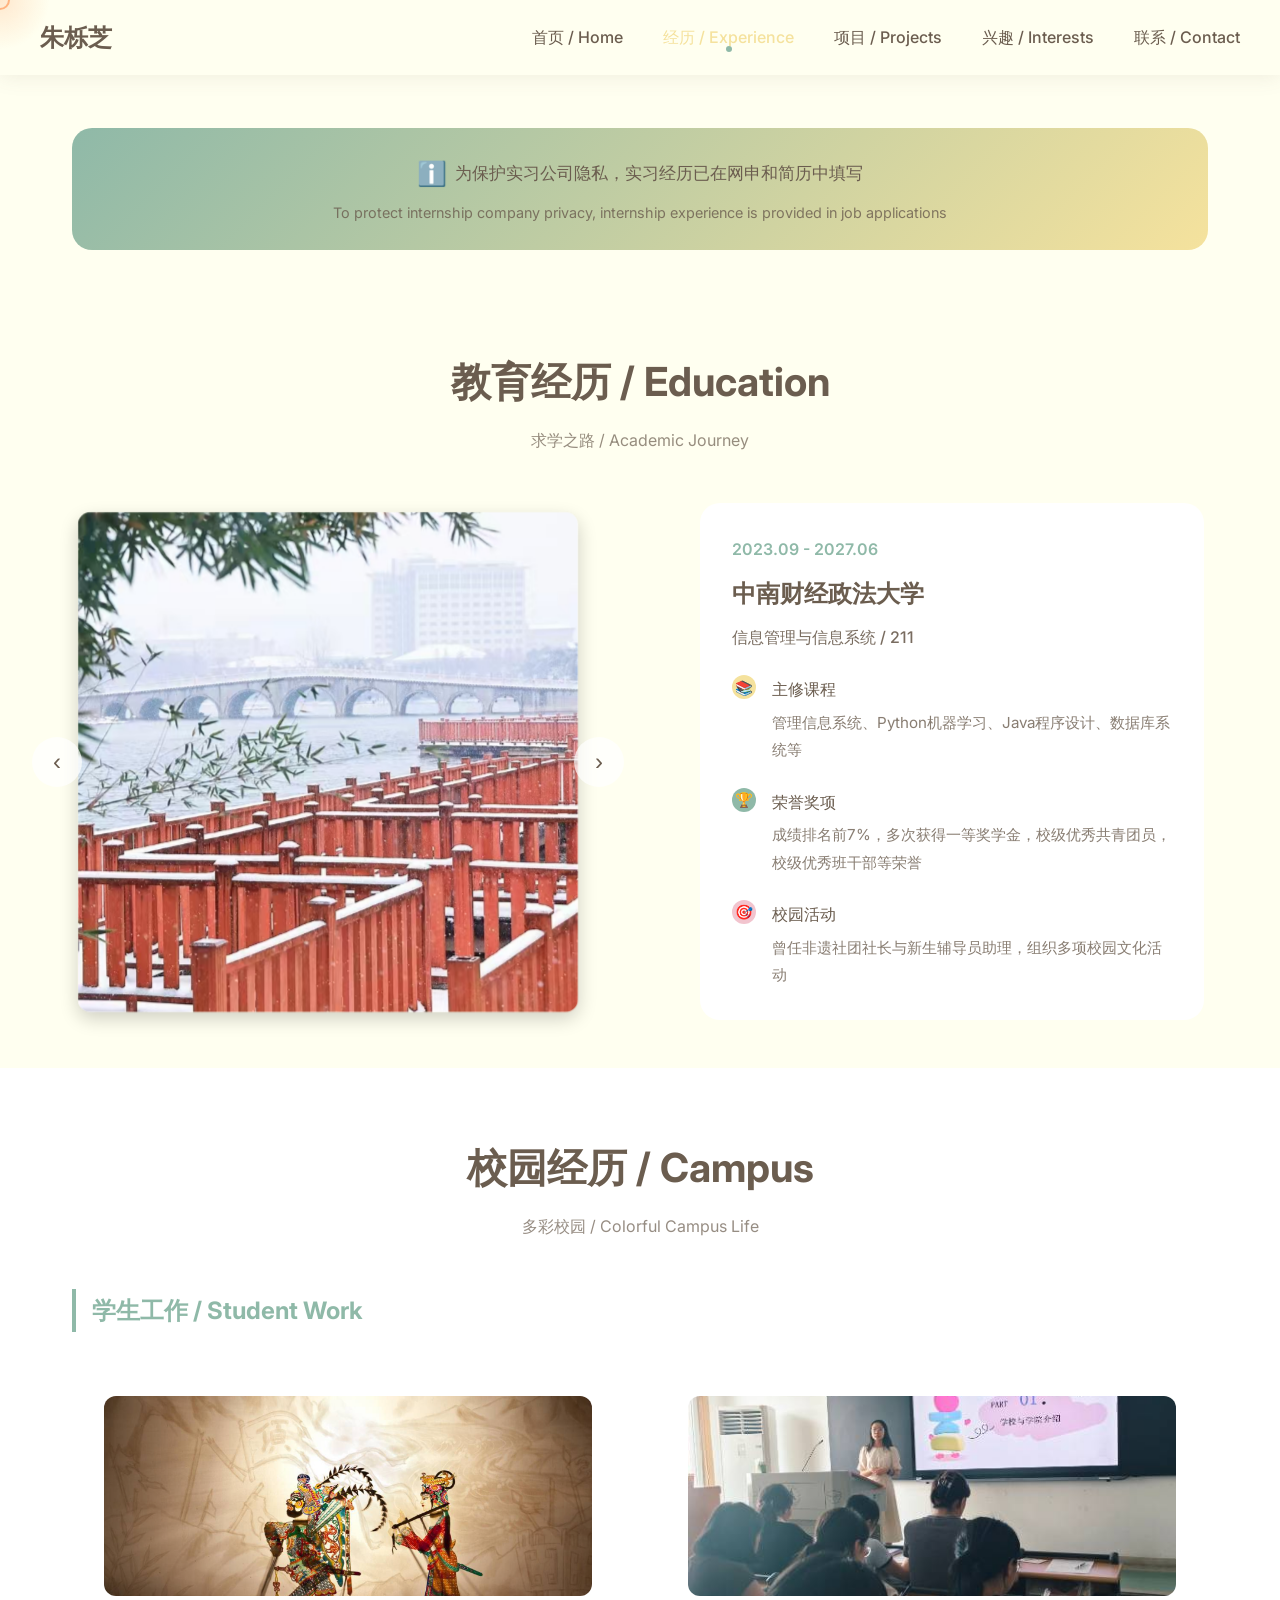
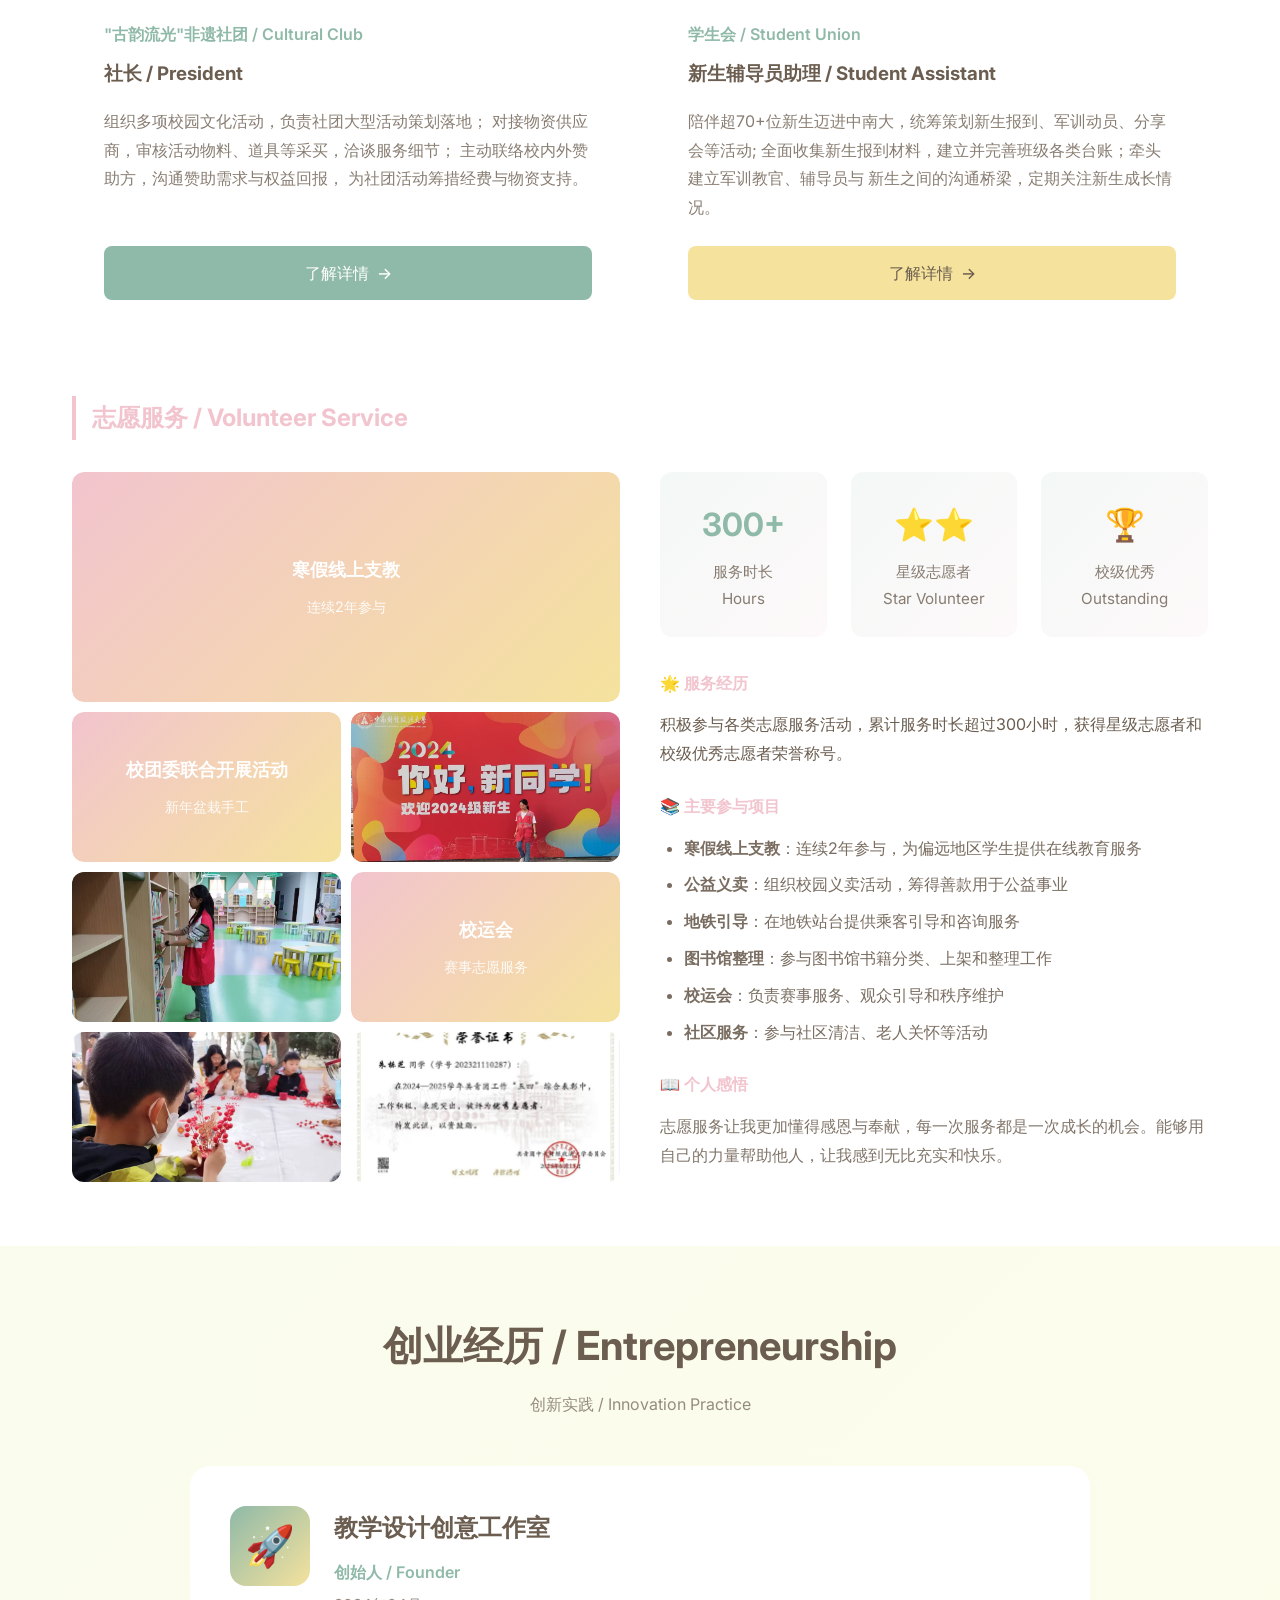
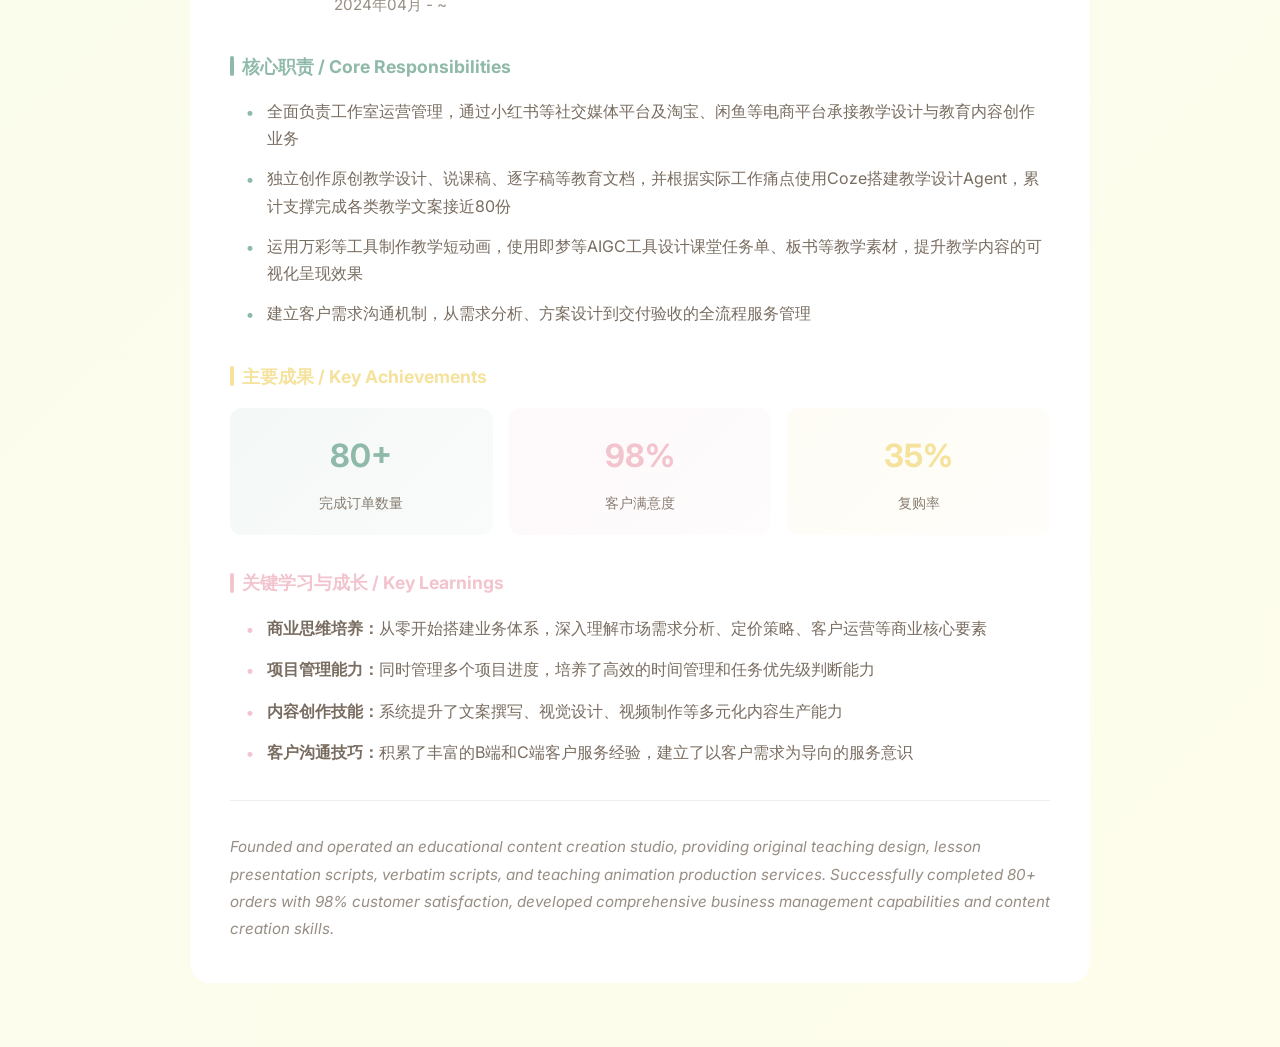
<file: experience.html>
<!DOCTYPE html>
<html lang="zh-CN">
<head>
  <meta charset="UTF-8">
  <meta name="viewport" content="width=device-width, initial-scale=1.0">
  <title>经历 - 朱栎芝 | Experience</title>
  <link rel="preconnect" href="https://fonts.googleapis.com">
  <link rel="preconnect" href="https://fonts.gstatic.com" crossorigin>
  <link href="https://fonts.googleapis.com/css2?family=Inter:wght@300;400;500;600;700&display=swap" rel="stylesheet">
  <link rel="stylesheet" href="css/style.css">
  <link rel="stylesheet" href="css/animations.css">
  <style>
    /* 学生工作按钮渐变色动画 */
    .detail-btn {
      position: relative;
      overflow: hidden;
    }
    
    .detail-btn::before {
      content: '';
      position: absolute;
      top: 0;
      left: 0;
      width: 100%;
      height: 100%;
      background: linear-gradient(135deg, var(--color-accent) 0%, var(--color-secondary) 100%);
      transition: opacity 0.4s ease;
      opacity: 0;
      z-index: 0;
    }
    
    .detail-btn span {
      position: relative;
      z-index: 1;
    }
    
    .detail-btn:hover::before {
      opacity: 1;
    }
    
    /* 志愿经历布局 */
    .volunteer-section {
      display: grid;
      grid-template-columns: 1fr 1fr;
      gap: 2.5rem;
      max-width: 1200px;
      margin: 0 auto;
      align-items: start;
      overflow: hidden;
    }
    
    @media (max-width: 900px) {
      .volunteer-section {
        grid-template-columns: 1fr;
      }
    }
    
    /* 志愿经历照片墙 */
    .volunteer-photo-wall {
      display: grid;
      grid-template-columns: repeat(4, 1fr);
      grid-auto-rows: 70px;
      gap: 10px;
      max-height: 750px;
      overflow: hidden;
    }
    
    .volunteer-photo-item {
      position: relative;
      overflow: hidden;
      border-radius: 12px;
      cursor: pointer;
      transition: transform 0.3s ease;
    }
    
    .volunteer-photo-item:hover {
      transform: scale(1.02);
    }
    
    .volunteer-photo-item img {
      width: 100%;
      height: 100%;
      object-fit: cover;
    }
    
    /* 不同尺寸 - 移除严格aspect-ratio */
    .volunteer-photo-item.small {
      grid-column: span 2;
      grid-row: span 2;
    }

    .volunteer-photo-item.medium {
      grid-column: span 2;
      grid-row: span 2;
    }

    .volunteer-photo-item.large {
      grid-column: span 4;
      grid-row: span 3;
    }
    
    /* 翻转卡片 */
    .volunteer-photo-item.flip-card {
      perspective: 1000px;
    }
    
    .volunteer-flip-inner {
      position: relative;
      width: 100%;
      height: 100%;
      transform-style: preserve-3d;
      transition: transform 0.6s;
    }
    
    .volunteer-photo-item.flip-card:hover .volunteer-flip-inner {
      transform: rotateY(180deg);
    }
    
    .volunteer-flip-front,
    .volunteer-flip-back {
      position: absolute;
      width: 100%;
      height: 100%;
      -webkit-backface-visibility: hidden;
      backface-visibility: hidden;
      border-radius: 12px;
      overflow: hidden;
    }
    
    .volunteer-flip-front {
      background: linear-gradient(135deg, var(--color-secondary), var(--color-accent));
      display: flex;
      flex-direction: column;
      align-items: center;
      justify-content: center;
      padding: 1rem;
      text-align: center;
    }
    
    .volunteer-flip-front h4 {
      color: white;
      font-size: 1.1rem;
      margin-bottom: 0.5rem;
    }
    
    .volunteer-flip-front p {
      color: rgba(255, 255, 255, 0.9);
      font-size: 0.9rem;
    }
    
    .volunteer-flip-back {
      transform: rotateY(180deg);
    }
    
    /* 照片占位符 */
    .volunteer-photo-placeholder {
      width: 100%;
      height: 100%;
      background: linear-gradient(135deg, #EAEAEA, #F5F3F0);
      display: flex;
      flex-direction: column;
      align-items: center;
      justify-content: center;
      color: #7A706A;
    }
    
    .volunteer-photo-placeholder .icon {
      font-size: 2rem;
      font-weight: 700;
      margin-bottom: 0.5rem;
    }
    
    .volunteer-photo-placeholder .text {
      font-size: 0.85rem;
    }
    
    /* 志愿经历文字描述 */
    .volunteer-content {
      display: flex;
      flex-direction: column;
      justify-content: center;
    }
    
    .volunteer-stats {
      display: grid;
      grid-template-columns: repeat(3, 1fr);
      gap: 1.5rem;
      margin-bottom: 2rem;
    }
    
    .volunteer-stat-card {
      background: linear-gradient(135deg, rgba(143, 185, 168, 0.1), rgba(242, 196, 206, 0.1));
      padding: 1.5rem;
      border-radius: 12px;
      text-align: center;
    }
    
    .volunteer-stat-card .number {
      font-size: 2rem;
      font-weight: 700;
      color: var(--color-primary);
      margin-bottom: 0.3rem;
    }
    
    .volunteer-stat-card .label {
      font-size: 0.95rem;
      color: var(--color-text);
      opacity: 0.8;
    }
    
    .volunteer-detail {
      line-height: 1.8;
      color: var(--color-text);
    }
    
    .volunteer-detail h4 {
      color: var(--color-secondary);
      margin: 1.5rem 0 0.8rem;
      display: flex;
      align-items: center;
      gap: 0.5rem;
    }
    
    .volunteer-detail h4:first-child {
      margin-top: 0;
    }
    
    .volunteer-detail ul {
      padding-left: 1.5rem;
    }
    
    .volunteer-detail li {
      margin-bottom: 0.5rem;
      opacity: 0.9;
    }
  </style>
</head>
<body>

  <!-- 自定义鼠标光标 -->
  <div class="custom-cursor"></div>
  <div class="cursor-glow"></div>

  <!-- 导航栏 -->
  <nav class="navbar scrolled" id="navbar">
    <div class="nav-container">
      <a href="index.html" class="nav-logo">朱栎芝</a>
      <ul class="nav-links">
        <li><a href="index.html" class="nav-link">首页 / Home</a></li>
        <li><a href="experience.html" class="nav-link active">经历 / Experience</a></li>
        <li><a href="projects.html" class="nav-link">项目 / Projects</a></li>
        <li><a href="interests.html" class="nav-link">兴趣 / Interests</a></li>
        <li><a href="contact.html" class="nav-link">联系 / Contact</a></li>
      </ul>
      <button class="mobile-menu-btn">☰</button>
    </div>
  </nav>

  <!-- 页面内容开始 -->
  <div style="padding-top: 8rem;"></div>

  <!-- 实习隐私提示 -->
  <section style="padding: 0 0 3rem;">
    <div class="container">
      <div class="scroll-animate">
        <div style="background: linear-gradient(135deg, var(--color-primary) 0%, var(--color-accent) 100%); padding: 1.5rem 2rem; border-radius: 20px; text-align: center; color: var(--color-text);">
          <p style="display: flex; align-items: center; justify-content: center; gap: 0.5rem; font-size: 1.05rem;">
            <span style="font-size: 1.5rem;">ℹ️</span>
            为保护实习公司隐私，实习经历已在网申和简历中填写
          </p>
          <p style="font-size: 0.9rem; opacity: 0.8; margin-top: 0.3rem;">
            To protect internship company privacy, internship experience is provided in job applications
          </p>
        </div>
      </div>
    </div>
  </section>

  <!-- 教育经历 - 照片墙布局 -->
  <section style="padding: 3rem 0;">
    <div style="max-width: 100%; margin: 0 auto; padding: 0 2rem;">
      <div class="section-title scroll-animate">
        <h2>教育经历 / Education</h2>
        <p>求学之路 / Academic Journey</p>
      </div>

      <div class="education-container" style="display: grid; grid-template-columns: 1fr 1fr; gap: 2rem; align-items: stretch;">

        <!-- 左边3D立方体轮播 -->
        <div class="scroll-animate" style="animation-delay: 0.2s; position: relative;">
          <div style="perspective: 1000px; width: 100%; height: 100%; min-height: 500px; display: flex; align-items: center; justify-content: center;">
            <div id="cube-container" style="width: 100%; max-width: 400px; height: 400px; position: relative; transform-style: preserve-3d; transition: transform 0.6s ease-in-out;">
              <!-- 立方体的6个面 -->
              <div style="position: absolute; width: 100%; height: 100%; backface-visibility: hidden; border-radius: 10px; overflow: hidden; box-shadow: 0 5px 15px rgba(0, 0, 0, 0.2); transform: translateZ(200px);">
                <img src="img/school_snow4.jpg" alt="校园建筑" style="width: 100%; height: 100%; object-fit: cover;">
              </div>
              <div style="position: absolute; width: 100%; height: 100%; backface-visibility: hidden; border-radius: 10px; overflow: hidden; box-shadow: 0 5px 15px rgba(0, 0, 0, 0.2); transform: rotateY(90deg) translateZ(200px);">
                <img src="img/school_snow.jpg" alt="图书馆" style="width: 100%; height: 100%; object-fit: cover;">
              </div>
              <div style="position: absolute; width: 100%; height: 100%; backface-visibility: hidden; border-radius: 10px; overflow: hidden; box-shadow: 0 5px 15px rgba(0, 0, 0, 0.2); transform: rotateY(180deg) translateZ(200px);">
                <img src="img/school_snow2.jpg" alt="教室" style="width: 100%; height: 100%; object-fit: cover;">
              </div>
              <div style="position: absolute; width: 100%; height: 100%; backface-visibility: hidden; border-radius: 10px; overflow: hidden; box-shadow: 0 5px 15px rgba(0, 0, 0, 0.2); transform: rotateY(-90deg) translateZ(200px);">
                <img src="img/school_classroom.jpg" alt="校园风景" style="width: 100%; height: 100%; object-fit: cover;">
              </div>
              
            </div>
          </div>
          <!-- 轮播控制按钮 - 更靠近轮播图边缘 -->
          <button id="prev-btn" style="position: absolute; left: 0; top: 50%; transform: translateY(-50%); background: rgba(255, 255, 255, 0.7); border: none; border-radius: 50%; width: 50px; height: 50px; font-size: 1.5rem; color: var(--color-text); cursor: none; z-index: 5;">‹</button>
          <button id="next-btn" style="position: absolute; right: 0; top: 50%; transform: translateY(-50%); background: rgba(255, 255, 255, 0.7); border: none; border-radius: 50%; width: 50px; height: 50px; font-size: 1.5rem; color: var(--color-text); cursor: none; z-index: 5;">›</button>
        </div>

        <!-- 右边文字描述 - 减小宽度，增加高度 -->
        <div class="scroll-animate" style="animation-delay: 0.4s; display: flex;">
          <div class="card" style="width: 85%; margin: 0 auto; min-height: 500px; display: flex; flex-direction: column; justify-content: center;">
            <p style="color: var(--color-primary); font-weight: 600; margin-bottom: 0.5rem;">2023.09 - 2027.06</p>
            <h3 style="margin-bottom: 0.5rem; font-size: 1.5rem;">中南财经政法大学</h3>
            <p style="font-weight: 500; opacity: 0.9; margin-bottom: 1.5rem;">信息管理与信息系统 / 211</p>
            <div style="display: flex; flex-direction: column; gap: 1.5rem;">
              <div style="display: flex; gap: 1rem;">
                <div style="width: 24px; height: 24px; background: var(--color-accent); border-radius: 50%; display: flex; align-items: center; justify-content: center; flex-shrink: 0; font-size: 0.9rem; color: white;">📚</div>
                <div>
                  <p style="font-weight: 500; margin-bottom: 0.3rem;">主修课程</p>
                  <p style="font-size: 0.95rem; opacity: 0.8;">管理信息系统、Python机器学习、Java程序设计、数据库系统等</p>
                </div>
              </div>
              <div style="display: flex; gap: 1rem;">
                <div style="width: 24px; height: 24px; background: var(--color-primary); border-radius: 50%; display: flex; align-items: center; justify-content: center; flex-shrink: 0; font-size: 0.9rem; color: white;">🏆</div>
                <div>
                  <p style="font-weight: 500; margin-bottom: 0.3rem;">荣誉奖项</p>
                  <p style="font-size: 0.95rem; opacity: 0.8;">成绩排名前7%，多次获得一等奖学金，校级优秀共青团员，校级优秀班干部等荣誉</p>
                </div>
              </div>
              <div style="display: flex; gap: 1rem;">
                <div style="width: 24px; height: 24px; background: var(--color-secondary); border-radius: 50%; display: flex; align-items: center; justify-content: center; flex-shrink: 0; font-size: 0.9rem; color: white;">🎯</div>
                <div>
                  <p style="font-weight: 500; margin-bottom: 0.3rem;">校园活动</p>
                  <p style="font-size: 0.95rem; opacity: 0.8;">曾任非遗社团社长与新生辅导员助理，组织多项校园文化活动</p>
                </div>
              </div>
            </div>
          </div>
        </div>

      </div>
    </div>
  </section>

  <style>
    /* 响应式布局 */
    @media (max-width: 1023px) {
      .education-container {
        grid-template-columns: 3fr 2fr;
        gap: 2rem;
      }
      
      #cube-container {
        height: 350px !important;
      }
      
      #cube-container > div {
        transform: translateZ(175px) !important;
      }
      
      #cube-container > div:nth-child(2) {
        transform: rotateY(90deg) translateZ(175px) !important;
      }
      
      #cube-container > div:nth-child(3) {
        transform: rotateY(180deg) translateZ(175px) !important;
      }
      
      #cube-container > div:nth-child(4) {
        transform: rotateY(-90deg) translateZ(175px) !important;
      }
      
      #cube-container > div:nth-child(5) {
        transform: rotateX(90deg) translateZ(175px) !important;
      }
      
      #cube-container > div:nth-child(6) {
        transform: rotateX(-90deg) translateZ(175px) !important;
      }
    }
    
    @media (max-width: 767px) {
      .education-container {
        grid-template-columns: 1fr;
        gap: 2rem;
      }
      
      #cube-container {
        height: 300px !important;
        max-width: 300px !important;
        margin: 0 auto;
      }
      
      #cube-container > div {
        transform: translateZ(150px) !important;
      }
      
      #cube-container > div:nth-child(2) {
        transform: rotateY(90deg) translateZ(150px) !important;
      }
      
      #cube-container > div:nth-child(3) {
        transform: rotateY(180deg) translateZ(150px) !important;
      }
      
      #cube-container > div:nth-child(4) {
        transform: rotateY(-90deg) translateZ(150px) !important;
      }
      
      #cube-container > div:nth-child(5) {
        transform: rotateX(90deg) translateZ(150px) !important;
      }
      
      #cube-container > div:nth-child(6) {
        transform: rotateX(-90deg) translateZ(150px) !important;
      }
    }
  </style>

  <!-- 校园经历 -->
  <section style="padding: 4rem 2rem; background: var(--color-white);">
    <div style="max-width: 1200px; margin: 0 auto; padding: 0 2rem;">
      <div class="section-title scroll-animate">
        <h2>校园经历 / Campus</h2>
        <p>多彩校园 / Colorful Campus Life</p>
      </div>

      <!-- 学生工作子板块 -->
      <div style="margin-bottom: 4rem;">
        <h3 style="font-size: 1.5rem; margin-bottom: 2rem; color: var(--color-primary); border-left: 4px solid var(--color-primary); padding-left: 1rem;">学生工作 / Student Work</h3>
        <div style="display: grid; grid-template-columns: repeat(auto-fit, minmax(350px, 1fr)); gap: 2rem;">
          
          <!-- 学生工作1 -->
          <div class="card card-hover scroll-animate" style="animation-delay: 0.2s; display: flex; flex-direction: column;">
            <div style="width: 100%; height: 200px; border-radius: 12px; margin-bottom: 1.5rem; overflow: hidden;">
              <img src="img/club/club_first.png" alt="社团" style="width: 100%; height: 100%; object-fit: cover;">
            </div>
            <p style="color: var(--color-primary); font-weight: 600; margin-bottom: 0.5rem;">"古韵流光"非遗社团 / Cultural Club</p>
            <h3 style="margin-bottom: 1rem;">社长 / President</h3>
            <p style="opacity: 0.8; line-height: 1.8; flex: 1;">
              组织多项校园文化活动，负责社团大型活动策划落地；
              对接物资供应商，审核活动物料、道具等采买，洽谈服务细节；
              主动联络校内外赞助方，沟通赞助需求与权益回报，
              为社团活动筹措经费与物资支持。
            </p>
            <a href="club.html" class="detail-btn" style="display: inline-flex; align-items: center; justify-content: center; gap: 0.5rem; margin-top: 1.5rem; padding: 0.8rem 1.5rem; background: var(--color-primary); color: white; text-decoration: none; border-radius: 8px; font-weight: 500; transition: all 0.3s ease;">
              <span>了解详情</span>
              <span>→</span>
            </a>
          </div>

          <!-- 学生工作2 -->
          <div class="card card-hover scroll-animate" style="animation-delay: 0.4s; display: flex; flex-direction: column;">
            <div style="width: 100%; height: 200px; border-radius: 12px; margin-bottom: 1.5rem; overflow: hidden;">
              <img src="img/club/stu_banhui6.jpeg" alt="新生辅导员助理工作" style="width: 100%; height: 100%; object-fit: cover;">
            </div>
            <p style="color: var(--color-primary); font-weight: 600; margin-bottom: 0.5rem;">学生会 / Student Union</p>
            <h3 style="margin-bottom: 1rem;">新生辅导员助理 / Student Assistant</h3>
            <p style="opacity: 0.8; line-height: 1.8; flex: 1;">
            陪伴超70+位新生迈进中南大，统筹策划新生报到、军训动员、分享会等活动;
            全面收集新生报到材料，建立并完善班级各类台账；牵头建立军训教官、辅导员与
            新生之间的沟通桥梁，定期关注新生成长情况。
            </p>
            <a href="assistant.html" class="detail-btn" style="display: inline-flex; align-items: center; justify-content: center; gap: 0.5rem; margin-top: 1.5rem; padding: 0.8rem 1.5rem; background: var(--color-accent); color: var(--color-text); text-decoration: none; border-radius: 8px; font-weight: 500; transition: all 0.3s ease;">
              <span>了解详情</span>
              <span>→</span>
            </a>
          </div>

        </div>
      </div>

      <!-- 志愿服务子板块 -->
      <div>
        <h3 style="font-size: 1.5rem; margin-bottom: 2rem; color: var(--color-secondary); border-left: 4px solid var(--color-secondary); padding-left: 1rem;">志愿服务 / Volunteer Service</h3>
        
        <div class="volunteer-section scroll-animate">
          <!-- 左侧：照片墙 -->
          <div class="volunteer-photo-wall">
            <!-- 翻转卡片1：寒假线上支教 -->
            <div class="volunteer-photo-item large flip-card">
              <div class="volunteer-flip-inner">
                <div class="volunteer-flip-front">
                  <h4>寒假线上支教</h4>
                  <p>连续2年参与</p>
                </div>
                <div class="volunteer-flip-back">
                  <img src="img/volunteer/volunteer7.jpg" alt="校志协秘书处成员" onerror="this.parentElement.innerHTML='<div class=\'volunteer-photo-placeholder\'><span class=\'icon\'>WJ01</span><span class=\'text\'>支教现场</span></div>'">
                </div>
              </div>
            </div>

            <!-- 翻转卡片2：校团委 -->
            <div class="volunteer-photo-item small flip-card">
              <div class="volunteer-flip-inner">
                <div class="volunteer-flip-front">
                  <h4>校团委联合开展活动</h4>
                  <p>新年盆栽手工</p>
                </div>
                <div class="volunteer-flip-back">
                  <img src="img/volunteer/volunteer8.jpg" alt="与共青团联合开展活动" onerror="this.parentElement.innerHTML='<div class=\'volunteer-photo-placeholder\'><span class=\'icon\'>YM01</span></div>'">
                </div>
              </div>
            </div>

            <!-- 普通照片1：新生迎新 -->
            <div class="volunteer-photo-item small">
              <img src="img/volunteer/volunteer4.jpg" alt="新生迎新" onerror="this.parentElement.innerHTML='<div class=\'volunteer-photo-placeholder\'><span class=\'icon\'>DT01</span><span class=\'text\'>地铁引导</span></div>'">
            </div>

            <!-- 普通照片2：图书馆整理 -->
            <div class="volunteer-photo-item medium">
              <img src="img/volunteer/volunteer3.jpg" alt="图书馆整理" onerror="this.parentElement.innerHTML='<div class=\'volunteer-photo-placeholder\'><span class=\'icon\'>TS01</span><span class=\'text\'>图书馆整理</span></div>'">
            </div>

            <!-- 翻转卡片3：校运会 -->
            <div class="volunteer-photo-item medium flip-card">
              <div class="volunteer-flip-inner">
                <div class="volunteer-flip-front">
                  <h4>校运会</h4>
                  <p>赛事志愿服务</p>
                </div>
                <div class="volunteer-flip-back">
                  <img src="img/volunteer/volunteer5.jpg" alt="校运会" onerror="this.parentElement.innerHTML='<div class=\'volunteer-photo-placeholder\'><span class=\'icon\'>XY01</span></div>'">
                </div>
              </div>
            </div>

            <!-- 普通照片3：活动照片 -->
            <div class="volunteer-photo-item small">
              <img src="img/volunteer/volunteer1.jpg" alt="活动照片" onerror="this.parentElement.innerHTML='<div class=\'volunteer-photo-placeholder\'><span class=\'icon\'>XJ01</span><span class=\'text\'>荣誉证书</span></div>'">
            </div>

            <!-- 普通照片4：优秀志愿者 -->
            <div class="volunteer-photo-item small">
              <img src="img/volunteer/jiangzhuang.jpg" alt="优秀志愿者" onerror="this.parentElement.innerHTML='<div class=\'volunteer-photo-placeholder\'><span class=\'icon\'>SQ01</span><span class=\'text\'>社区服务</span></div>'">
            </div>
          </div>

          <!-- 右侧：文字描述 -->
          <div class="volunteer-content">
            <div class="volunteer-stats">
              <div class="volunteer-stat-card">
                <div class="number">300+</div>
                <div class="label">服务时长<br>Hours</div>
              </div>
              <div class="volunteer-stat-card">
                <div class="number">⭐⭐</div>
                <div class="label">星级志愿者<br>Star Volunteer</div>
              </div>
              <div class="volunteer-stat-card">
                <div class="number">🏆</div>
                <div class="label">校级优秀<br>Outstanding</div>
              </div>
            </div>

            <div class="volunteer-detail">
              <h4>🌟 服务经历</h4>
              <p style="margin-bottom: 1rem;">
                积极参与各类志愿服务活动，累计服务时长超过300小时，获得星级志愿者和校级优秀志愿者荣誉称号。
              </p>

              <h4>📚 主要参与项目</h4>
              <ul>
                <li><strong>寒假线上支教</strong>：连续2年参与，为偏远地区学生提供在线教育服务</li>
                <li><strong>公益义卖</strong>：组织校园义卖活动，筹得善款用于公益事业</li>
                <li><strong>地铁引导</strong>：在地铁站台提供乘客引导和咨询服务</li>
                <li><strong>图书馆整理</strong>：参与图书馆书籍分类、上架和整理工作</li>
                <li><strong>校运会</strong>：负责赛事服务、观众引导和秩序维护</li>
                <li><strong>社区服务</strong>：参与社区清洁、老人关怀等活动</li>
              </ul>

              <h4 style="margin-top: 1.5rem;">📖 个人感悟</h4>
              <p style="opacity: 0.85;">
                志愿服务让我更加懂得感恩与奉献，每一次服务都是一次成长的机会。能够用自己的力量帮助他人，让我感到无比充实和快乐。
              </p>
            </div>
          </div>
        </div>
      </div>
    </div>
  </section>

  <!-- 创业经历 -->
  <section style="padding: 4rem 0; background: linear-gradient(135deg, rgba(143, 185, 168, 0.05) 0%, rgba(245, 226, 157, 0.05) 100%);">
    <div style="max-width: 100%; margin: 0 auto; padding: 0 2rem;">
      <div class="section-title scroll-animate">
        <h2>创业经历 / Entrepreneurship</h2>
        <p>创新实践 / Innovation Practice</p>
      </div>

      <div class="scroll-animate" style="animation-delay: 0.2s;">
        <div class="card" style="max-width: 900px; margin: 0 auto; padding: 2.5rem;">
          <!-- 头部信息 -->
          <div style="display: flex; align-items: flex-start; gap: 1.5rem; margin-bottom: 2rem; flex-wrap: wrap;">
            <div style="width: 80px; height: 80px; background: linear-gradient(135deg, var(--color-primary), var(--color-accent)); border-radius: 16px; display: flex; align-items: center; justify-content: center; font-size: 2.5rem; flex-shrink: 0;">
              🚀
            </div>
            <div style="flex: 1; min-width: 250px;">
              <h3 style="font-size: 1.5rem; margin-bottom: 0.5rem; color: var(--color-text);">教学设计创意工作室</h3>
              <p style="color: var(--color-primary); font-weight: 600; margin-bottom: 0.3rem;">创始人 / Founder</p>
              <p style="font-size: 0.95rem; opacity: 0.7;">2024年04月 - ~</p>
            </div>
          </div>

          <!-- 核心职责 -->
          <div style="margin-bottom: 2rem;">
            <h4 style="font-size: 1.1rem; margin-bottom: 1rem; color: var(--color-primary); display: flex; align-items: center; gap: 0.5rem;">
              <span style="width: 4px; height: 20px; background: var(--color-primary); border-radius: 2px;"></span>
              核心职责 / Core Responsibilities
            </h4>
            <div style="display: flex; flex-direction: column; gap: 0.8rem; padding-left: 1rem;">
              <div style="display: flex; gap: 0.8rem;">
                <span style="color: var(--color-primary); font-weight: 600;">•</span>
                <p style="opacity: 0.9; line-height: 1.7;">全面负责工作室运营管理，通过小红书等社交媒体平台及淘宝、闲鱼等电商平台承接教学设计与教育内容创作业务</p>
              </div>
              <div style="display: flex; gap: 0.8rem;">
                <span style="color: var(--color-primary); font-weight: 600;">•</span>
                <p style="opacity: 0.9; line-height: 1.7;">独立创作原创教学设计、说课稿、逐字稿等教育文档，并根据实际工作痛点使用Coze搭建教学设计Agent，累计支撑完成各类教学文案接近80份</p>
              </div>
              <div style="display: flex; gap: 0.8rem;">
                <span style="color: var(--color-primary); font-weight: 600;">•</span>
                <p style="opacity: 0.9; line-height: 1.7;">运用万彩等工具制作教学短动画，使用即梦等AIGC工具设计课堂任务单、板书等教学素材，提升教学内容的可视化呈现效果</p>
              </div>
              <div style="display: flex; gap: 0.8rem;">
                <span style="color: var(--color-primary); font-weight: 600;">•</span>
                <p style="opacity: 0.9; line-height: 1.7;">建立客户需求沟通机制，从需求分析、方案设计到交付验收的全流程服务管理</p>
              </div>
            </div>
          </div>

          <!-- 业绩成果 -->
          <div style="margin-bottom: 2rem;">
            <h4 style="font-size: 1.1rem; margin-bottom: 1rem; color: var(--color-accent); display: flex; align-items: center; gap: 0.5rem;">
              <span style="width: 4px; height: 20px; background: var(--color-accent); border-radius: 2px;"></span>
              主要成果 / Key Achievements
            </h4>
            <div style="display: grid; grid-template-columns: repeat(auto-fit, minmax(200px, 1fr)); gap: 1rem;">
              <div style="background: linear-gradient(135deg, rgba(143, 185, 168, 0.1), rgba(143, 185, 168, 0.05)); padding: 1.2rem; border-radius: 12px; text-align: center;">
                <p style="font-size: 2rem; font-weight: 700; color: var(--color-primary); margin-bottom: 0.3rem;">80+</p>
                <p style="font-size: 0.9rem; opacity: 0.8;">完成订单数量</p>
              </div>
              <div style="background: linear-gradient(135deg, rgba(242, 196, 206, 0.1), rgba(242, 196, 206, 0.05)); padding: 1.2rem; border-radius: 12px; text-align: center;">
                <p style="font-size: 2rem; font-weight: 700; color: var(--color-secondary); margin-bottom: 0.3rem;">98%</p>
                <p style="font-size: 0.9rem; opacity: 0.8;">客户满意度</p>
              </div>
              <div style="background: linear-gradient(135deg, rgba(245, 226, 157, 0.1), rgba(245, 226, 157, 0.05)); padding: 1.2rem; border-radius: 12px; text-align: center;">
                <p style="font-size: 2rem; font-weight: 700; color: var(--color-accent); margin-bottom: 0.3rem;">35%</p>
                <p style="font-size: 0.9rem; opacity: 0.8;">复购率</p>
              </div>
            </div>
          </div>

          <!-- 学习与成长 -->
          <div>
            <h4 style="font-size: 1.1rem; margin-bottom: 1rem; color: var(--color-secondary); display: flex; align-items: center; gap: 0.5rem;">
              <span style="width: 4px; height: 20px; background: var(--color-secondary); border-radius: 2px;"></span>
              关键学习与成长 / Key Learnings
            </h4>
            <div style="display: flex; flex-direction: column; gap: 0.8rem; padding-left: 1rem;">
              <div style="display: flex; gap: 0.8rem;">
                <span style="color: var(--color-secondary); font-weight: 600;">•</span>
                <p style="opacity: 0.9; line-height: 1.7;"><strong>商业思维培养：</strong>从零开始搭建业务体系，深入理解市场需求分析、定价策略、客户运营等商业核心要素</p>
              </div>
              <div style="display: flex; gap: 0.8rem;">
                <span style="color: var(--color-secondary); font-weight: 600;">•</span>
                <p style="opacity: 0.9; line-height: 1.7;"><strong>项目管理能力：</strong>同时管理多个项目进度，培养了高效的时间管理和任务优先级判断能力</p>
              </div>
              <div style="display: flex; gap: 0.8rem;">
                <span style="color: var(--color-secondary); font-weight: 600;">•</span>
                <p style="opacity: 0.9; line-height: 1.7;"><strong>内容创作技能：</strong>系统提升了文案撰写、视觉设计、视频制作等多元化内容生产能力</p>
              </div>
              <div style="display: flex; gap: 0.8rem;">
                <span style="color: var(--color-secondary); font-weight: 600;">•</span>
                <p style="opacity: 0.9; line-height: 1.7;"><strong>客户沟通技巧：</strong>积累了丰富的B端和C端客户服务经验，建立了以客户需求为导向的服务意识</p>
              </div>
            </div>
          </div>

          <!-- 英文简介 -->
          <div style="margin-top: 2rem; padding-top: 2rem; border-top: 1px solid rgba(107, 93, 79, 0.1);">
            <p style="opacity: 0.7; line-height: 1.8; font-size: 0.95rem;">
              <em>Founded and operated an educational content creation studio,
                 providing original teaching design, lesson presentation scripts, 
                 verbatim scripts, and teaching animation production services.
                  Successfully completed 80+ orders with 98% customer satisfaction, 
                  developed comprehensive business management capabilities and content creation skills.</em>
            </p>
          </div>
        </div>
      </div>
    </div>
  </section>

  <script src="js/main.js"></script>
  <script src="js/animations.js"></script>
  <script src="js/interactions.js"></script>
  <script>
    // 3D立方体轮播功能
    const cubeContainer = document.getElementById('cube-container');
    const prevBtn = document.getElementById('prev-btn');
    const nextBtn = document.getElementById('next-btn');

    if (cubeContainer && prevBtn && nextBtn) {
      let currentRotation = 0;
      
      function rotateCube(direction) {
        currentRotation += direction * 90;
        cubeContainer.style.transform = `rotateY(${currentRotation}deg)`;
      }
      
      prevBtn.addEventListener('click', () => {
        rotateCube(-1);
      });
      
      nextBtn.addEventListener('click', () => {
        rotateCube(1);
      });
      
      // 自动轮播
      setInterval(() => {
        rotateCube(1);
      }, 3000);
    }
  </script>
</body>
</html>
</file>
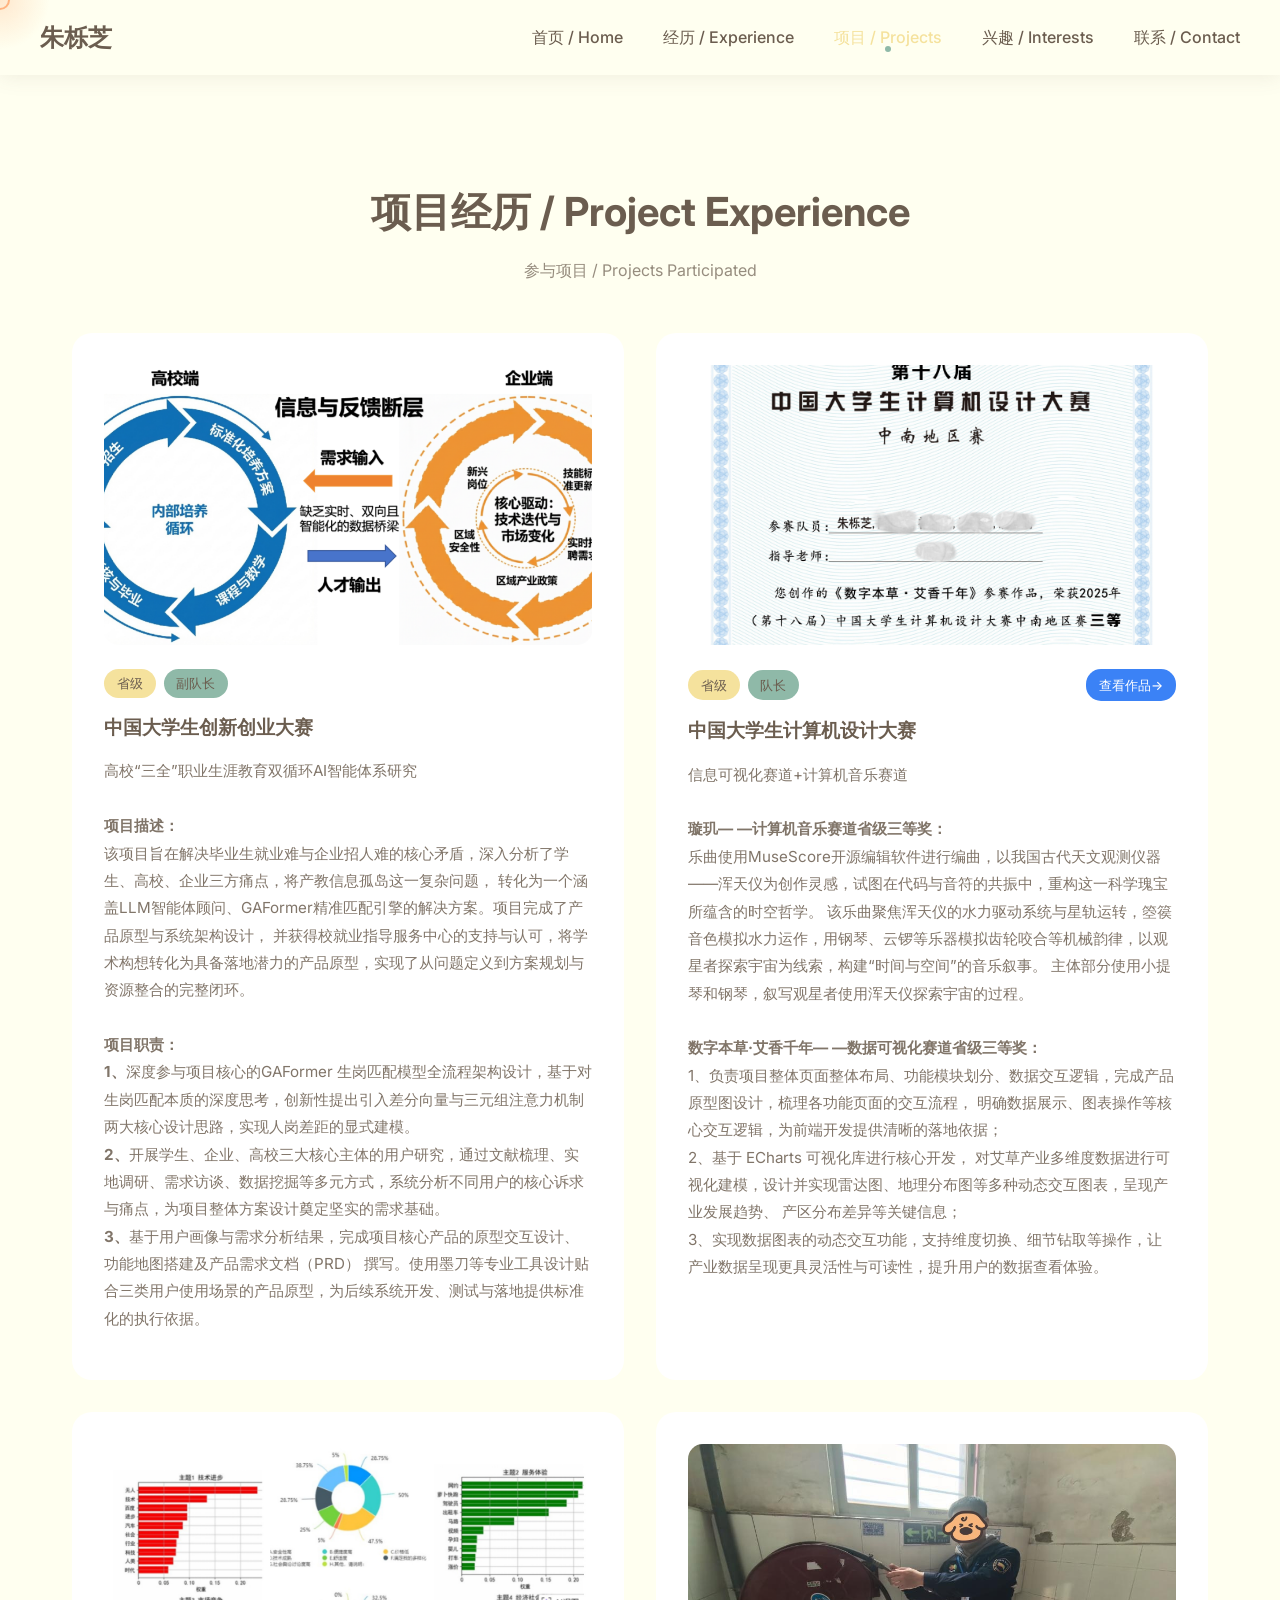
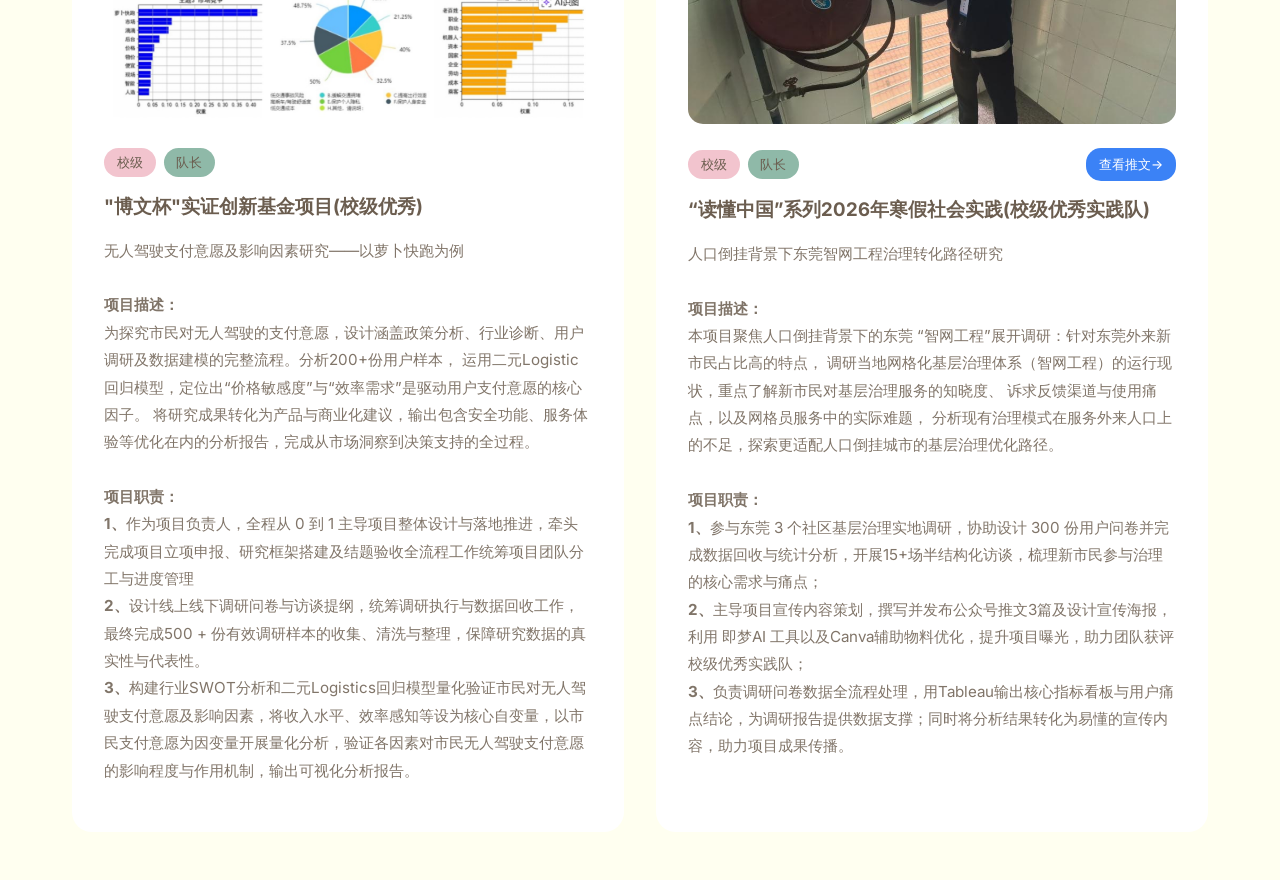
<file: projects.html>
<!DOCTYPE html>
<html lang="zh-CN">
<head>
  <meta charset="UTF-8">
  <meta name="viewport" content="width=device-width, initial-scale=1.0">
  <title>项目 - 朱栎芝 | Projects</title>
  <link rel="preconnect" href="https://fonts.googleapis.com">
  <link rel="preconnect" href="https://fonts.gstatic.com" crossorigin>
  <link href="https://fonts.googleapis.com/css2?family=Inter:wght@300;400;500;600;700&display=swap" rel="stylesheet">
  <link rel="stylesheet" href="css/style.css">
  <link rel="stylesheet" href="css/animations.css">
</head>
<body>

  <!-- 自定义鼠标光标 -->
  <div class="custom-cursor"></div>
  <div class="cursor-glow"></div>

  <!-- 导航栏 -->
  <nav class="navbar scrolled" id="navbar">
    <div class="nav-container">
      <a href="index.html" class="nav-logo">朱栎芝</a>
      <ul class="nav-links">
        <li><a href="index.html" class="nav-link">首页 / Home</a></li>
        <li><a href="experience.html" class="nav-link">经历 / Experience</a></li>
        <li><a href="projects.html" class="nav-link active">项目 / Projects</a></li>
        <li><a href="interests.html" class="nav-link">兴趣 / Interests</a></li>
        <li><a href="contact.html" class="nav-link">联系 / Contact</a></li>
      </ul>
      <button class="mobile-menu-btn">☰</button>
    </div>
  </nav>

  <!-- 页面内容开始 -->
  <div style="padding-top: 8rem;"></div>

  <!-- 项目经历 -->
  <section style="padding: 3rem 0;">
    <div class="container">
      <div class="section-title scroll-animate">
        <h2>项目经历 / Project Experience</h2>
        <p>参与项目 / Projects Participated</p>
      </div>

      <div style="display: grid; grid-template-columns: repeat(auto-fit, minmax(400px, 1fr)); gap: 2rem;">
           <!-- 项目0 -->
        <div class="card card-hover scroll-animate" style="animation-delay: 0.2s;">
          <div style="width: 100%; height: 280px; border-radius: 15px; margin-bottom: 1.5rem; overflow: hidden;">
            <img src="img/shuangc2.png" alt="项目0" style="width: 100%; height: 100%; object-fit: cover;">
          </div>
          <div style="display: flex; align-items: center; gap: 0.5rem; margin-bottom: 0.8rem;">
            <span style="background: var(--color-accent); padding: 0.2rem 0.8rem; border-radius: 15px; font-size: 0.8rem; font-weight: 500;">省级</span>
            <span style="background: var(--color-primary); padding: 0.2rem 0.8rem; border-radius: 15px; font-size: 0.8rem; font-weight: 500;">副队长</span>
          </div>
          <h3 style="margin-bottom: 0.8rem;">中国大学生创新创业大赛</h3>
          <p style="font-size: 0.95rem; opacity: 0.85; line-height: 1.8; margin-bottom: 1rem;">
            高校“三全”职业生涯教育双循环AI智能体系研究<br><br>
            <b>项目描述：</b><br>该项目旨在解决毕业生就业难与企业招人难的核心矛盾，深入分析了学生、高校、企业三方痛点，将产教信息孤岛这一复杂问题，
            转化为一个涵盖LLM智能体顾问、GAFormer精准匹配引擎的解决方案。项目完成了产品原型与系统架构设计，
            并获得校就业指导服务中心的支持与认可，将学术构想转化为具备落地潜力的产品原型，实现了从问题定义到方案规划与资源整合的完整闭环。<br>
           <br> <b>项目职责：</b><br><b>1、</b>深度参与项目核心的GAFormer 生岗匹配模型全流程架构设计，基于对生岗匹配本质的深度思考，创新性提出引入差分向量与三元组注意力机制两大核心设计思路，实现人岗差距的显式建模。<br>
<b>2、</b>开展学生、企业、高校三大核心主体的用户研究，通过文献梳理、实地调研、需求访谈、数据挖掘等多元方式，系统分析不同用户的核心诉求与痛点，为项目整体方案设计奠定坚实的需求基础。<br>
<b>3、</b>基于用户画像与需求分析结果，完成项目核心产品的原型交互设计、功能地图搭建及产品需求文档（PRD） 撰写。使用墨刀等专业工具设计贴合三类用户使用场景的产品原型，为后续系统开发、测试与落地提供标准化的执行依据。
          </p>
        </div>

        <!-- 项目1 -->
        <div class="card card-hover scroll-animate" style="animation-delay: 0.2s;">
          <div style="width: 100%; height: 280px; border-radius: 15px; margin-bottom: 1.5rem; overflow: hidden;">
            <img src="img/jishe.jpg" alt="项目1" style="width: 100%; height: 100%; object-fit: cover;">
          </div>
          <div style="display: flex; align-items: center; gap: 0.5rem; margin-bottom: 0.8rem; flex-wrap: wrap;">
            <span style="background: var(--color-accent); padding: 0.2rem 0.8rem; border-radius: 15px; font-size: 0.8rem; font-weight: 500;">省级</span>
            <span style="background: var(--color-primary); padding: 0.2rem 0.8rem; border-radius: 15px; font-size: 0.8rem; font-weight: 500;">队长</span>
            <a href="https://pan.baidu.com/s/1CLfTsIqzdlkGPVujvJ7XbQ?pwd=9jfv" target="_blank" style="background: #3B82F6; color: white; padding: 0.3rem 0.8rem; border-radius: 15px; font-size: 0.8rem; font-weight: 500; text-decoration: none; margin-left: auto;">查看作品→</a>
          </div>
          <h3 style="margin-bottom: 0.8rem;">中国大学生计算机设计大赛</h3>
          <p style="font-size: 0.95rem; opacity: 0.85; line-height: 1.8; margin-bottom: 1rem;">
            信息可视化赛道+计算机音乐赛道<br><br>

            <b>璇玑— —计算机音乐赛道省级三等奖：</b><br>
            乐曲使用MuseScore开源编辑软件进行编曲，以我国古代天文观测仪器——浑天仪为创作灵感，试图在代码与音符的共振中，重构这一科学瑰宝所蕴含的时空哲学。
            该乐曲聚焦浑天仪的水力驱动系统与星轨运转，箜篌音色模拟水力运作，用钢琴、云锣等乐器模拟齿轮咬合等机械韵律，以观星者探索宇宙为线索，构建“时间与空间”的音乐叙事。
            主体部分使用小提琴和钢琴，叙写观星者使用浑天仪探索宇宙的过程。
            <br><br>
            <b>数字本草·艾香千年— —数据可视化赛道省级三等奖：</b><br>
            1、负责项目整体页面整体布局、功能模块划分、数据交互逻辑，完成产品原型图设计，梳理各功能页面的交互流程，
            明确数据展示、图表操作等核心交互逻辑，为前端开发提供清晰的落地依据；
            <br> 2、基于 ECharts 可视化库进行核心开发，
            对艾草产业多维度数据进行可视化建模，设计并实现雷达图、地理分布图等多种动态交互图表，呈现产业发展趋势、
            产区分布差异等关键信息；
            <br> 3、实现数据图表的动态交互功能，支持维度切换、细节钻取等操作，让产业数据呈现更具灵活性与可读性，提升用户的数据查看体验。
          </p>
        </div>

        <!-- 项目3 -->
        <div class="card card-hover scroll-animate" style="animation-delay: 0.4s;">
          <div style="width: 100%; height: 280px; border-radius: 15px; margin-bottom: 1.5rem; overflow: hidden;">
            <img src="img/bowen1.jpg" alt="项目2" style="width: 100%; height: 100%; object-fit: cover;">
          </div>
          <div style="display: flex; align-items: center; gap: 0.5rem; margin-bottom: 0.8rem;">
            <span style="background: var(--color-secondary); padding: 0.2rem 0.8rem; border-radius: 15px; font-size: 0.8rem; font-weight: 500;">校级</span>
            <span style="background: var(--color-primary); padding: 0.2rem 0.8rem; border-radius: 15px; font-size: 0.8rem; font-weight: 500;">队长</span>
          </div>
          <h3 style="margin-bottom: 0.8rem;">"博文杯"实证创新基金项目(校级优秀)</h3>
          <p style="font-size: 0.95rem; opacity: 0.85; line-height: 1.8; margin-bottom: 1rem;">
            无人驾驶支付意愿及影响因素研究——以萝卜快跑为例<br><br>
            <b>项目描述：</b><br>
            为探究市民对无人驾驶的支付意愿，设计涵盖政策分析、行业诊断、用户调研及数据建模的完整流程。分析200+份用户样本，
            运用二元Logistic回归模型，定位出“价格敏感度”与“效率需求”是驱动用户支付意愿的核心因子。
            将研究成果转化为产品与商业化建议，输出包含安全功能、服务体验等优化在内的分析报告，完成从市场洞察到决策支持的全过程。<br><br>
            <b>项目职责：</b><br>
          <b>1、</b>作为项目负责人，全程从 0 到 1 主导项目整体设计与落地推进，牵头完成项目立项申报、研究框架搭建及结题验收全流程工作统筹项目团队分工与进度管理<br>
<b>2、</b>设计线上线下调研问卷与访谈提纲，统筹调研执行与数据回收工作，最终完成500 + 份有效调研样本的收集、清洗与整理，保障研究数据的真实性与代表性。<br>
<b>3、</b>构建行业SWOT分析和二元Logistics回归模型量化验证市民对无人驾驶支付意愿及影响因素，将收入水平、效率感知等设为核心自变量，以市民支付意愿为因变量开展量化分析，验证各因素对市民无人驾驶支付意愿的影响程度与作用机制，输出可视化分析报告。<br>
          </p>
        </div>

        <!-- 项目4 - 预留 -->
        <div class="card card-hover scroll-animate" style="animation-delay: 0.6s;">
          <div style="width: 100%; height: 280px; border-radius: 15px; margin-bottom: 1.5rem; overflow: hidden;">
            <img src="img/shijian.jpg" alt="项目3" style="width: 100%; height: 100%; object-fit: cover;">
          </div>
          <div style="display: flex; align-items: center; gap: 0.5rem; margin-bottom: 0.8rem; flex-wrap: wrap;">
            <span style="background: var(--color-secondary); padding: 0.2rem 0.8rem; border-radius: 15px; font-size: 0.8rem; font-weight: 500;">校级</span>
            <span style="background: var(--color-primary); padding: 0.2rem 0.8rem; border-radius: 15px; font-size: 0.8rem; font-weight: 500;">队长</span>
            <a href="https://mp.weixin.qq.com/s/hufDkmR0RyhYchKG8tFydg" target="_blank" style="background: #3B82F6; color: white; padding: 0.3rem 0.8rem; border-radius: 15px; font-size: 0.8rem; font-weight: 500; text-decoration: none; margin-left: auto;">查看推文→</a>
          </div>
          <h3 style="margin-bottom: 0.8rem;">“读懂中国”系列2026年寒假社会实践(校级优秀实践队)</h3>
          <p style="font-size: 0.95rem; opacity: 0.85; line-height: 1.8; margin-bottom: 1rem;">
            人口倒挂背景下东莞智网工程治理转化路径研究<br><br>
            <b>项目描述：</b><br>
            本项目聚焦人口倒挂背景下的东莞 “智网工程”展开调研：针对东莞外来新市民占比高的特点，
            调研当地网格化基层治理体系（智网工程）的运行现状，重点了解新市民对基层治理服务的知晓度、
            诉求反馈渠道与使用痛点，以及网格员服务中的实际难题，
            分析现有治理模式在服务外来人口上的不足，探索更适配人口倒挂城市的基层治理优化路径。<br><br>
            <b>项目职责：</b><br>
            <b>1、</b>参与东莞 3 个社区基层治理实地调研，协助设计 300 份用户问卷并完成数据回收与统计分析，开展15+场半结构化访谈，梳理新市民参与治理的核心需求与痛点；<br>
            <b>2、</b>主导项目宣传内容策划，撰写并发布公众号推文3篇及设计宣传海报，利用 即梦AI 工具以及Canva辅助物料优化，提升项目曝光，助力团队获评校级优秀实践队；<br>
            <b>3、</b>负责调研问卷数据全流程处理，用Tableau输出核心指标看板与用户痛点结论，为调研报告提供数据支撑；同时将分析结果转化为易懂的宣传内容，助力项目成果传播。
          </p>
        </div>

      </div>
    </div>
  </section>

  <!-- 荣誉奖项 -->
  

  <script src="js/main.js"></script>
  <script src="js/animations.js"></script>
  <script src="js/interactions.js"></script>
</body>
</html>
</file>
<file: css/style.css>
/* ==================== 颜色系统 ==================== */
:root {
  --color-primary: #8FB9A8;
  --color-secondary: #F2C4CE;
  --color-accent: #F5E29D;
  --color-bg: #FFFFF0;
  --color-text: #6B5D4F;
  --color-white: #FFFFFF;
}

/* ==================== 重置样式 ==================== */
* {
  margin: 0;
  padding: 0;
  box-sizing: border-box;
}

html {
  scroll-behavior: smooth;
}

body {
  font-family: 'Inter', 'Microsoft YaHei', sans-serif;
  background-color: var(--color-bg);
  color: var(--color-text);
  line-height: 1.8;
  overflow-x: hidden;
}

/* ==================== 自定义鼠标光标 ==================== */
/* 主站页面使用自定义光标 */
body:not(.club-page):not(.assistant-page) {
  cursor: none;
}

/* 主站光标样式 - 详情页会覆盖这些样式 */
body:not(.club-page):not(.assistant-page) .custom-cursor {
  position: fixed;
  width: 20px;
  height: 20px;
  border: 2px solid #FFB380;
  border-radius: 50%;
  pointer-events: none;
  z-index: 99999;
  left: 0;
  top: 0;
  opacity: 1;
  display: block;
}

body:not(.club-page):not(.assistant-page) .cursor-glow {
  position: fixed;
  width: 100px;
  height: 100px;
  background: radial-gradient(circle, rgba(255, 179, 128, 0.3) 0%, transparent 70%);
  border-radius: 50%;
  pointer-events: none;
  z-index: 99998;
  left: 0;
  top: 0;
  opacity: 1;
  display: block;
}

body:not(.club-page):not(.assistant-page):hover .custom-cursor,
body:not(.club-page):not(.assistant-page):hover .cursor-glow {
  opacity: 1;
}

/* ==================== 详情页自定义光标 ==================== */
/* 详情页使用自定义光标 */
body.club-page,
body.assistant-page {
  cursor: none;
}

/* 详情页光标样式 - 始终可见 */
body.club-page .custom-cursor,
body.assistant-page .custom-cursor {
  position: fixed;
  width: 20px;
  height: 20px;
  border: 2px solid #FFB380;
  border-radius: 50%;
  pointer-events: none;
  z-index: 99999;
  left: 0;
  top: 0;
  opacity: 1;
  display: block;
}

body.club-page .cursor-glow,
body.assistant-page .cursor-glow {
  position: fixed;
  width: 100px;
  height: 100px;
  background: radial-gradient(circle, rgba(255, 179, 128, 0.3) 0%, transparent 70%);
  border-radius: 50%;
  pointer-events: none;
  z-index: 99998;
  left: 0;
  top: 0;
  opacity: 1;
  display: block;
}

/* 悬停交互元素时的光标变化 */
a:hover ~ .custom-cursor,
button:hover ~ .custom-cursor,
.card:hover ~ .custom-cursor {
  transform: scale(1.5);
  background: #FFB380;
}

/* ==================== 导航栏 ==================== */
.navbar {
  position: fixed;
  top: 0;
  left: 0;
  right: 0;
  z-index: 1000;
  padding: 1rem 1rem;
  transition: all 0.3s ease;
}

.navbar.scrolled {
  background: rgba(255, 255, 240, 0.95);
  backdrop-filter: blur(10px);
  box-shadow: 0 2px 20px rgba(107, 93, 79, 0.1);
}

.nav-container {
  max-width: 1200px;
  margin: 0 auto;
  display: flex;
  justify-content: space-between;
  align-items: center;
}

.nav-logo {
  font-size: 1.5rem;
  font-weight: 700;
  color: var(--color-text);
  text-decoration: none;
  cursor: none;
}

.nav-links {
  display: flex;
  gap: 2.5rem;
  list-style: none;
}

.nav-link {
  color: var(--color-text);
  text-decoration: none;
  font-weight: 500;
  position: relative;
  cursor: none;
  transition: color 0.3s ease;
}

.nav-link::after {
  content: '';
  position: absolute;
  bottom: -5px;
  left: 50%;
  transform: translateX(-50%) scale(0);
  width: 6px;
  height: 6px;
  background: var(--color-primary);
  border-radius: 50%;
  transition: transform 0.3s ease;
}

.nav-link:hover {
  color: var(--color-accent);
}

.nav-link:hover::after,
.nav-link.active::after {
  transform: translateX(-50%) scale(1);
}

.nav-link.active {
  color: var(--color-accent);
}

.mobile-menu-btn {
  display: none;
  background: none;
  border: none;
  font-size: 1.5rem;
  color: var(--color-text);
  cursor: none;
}

/* ==================== 容器 ==================== */
.container {
  max-width: 1200px;
  margin: 0 auto;
  padding: 0 2rem;
}

/* ==================== 章节标题 ==================== */
.section-title {
  text-align: center;
  margin-bottom: 3rem;
}

.section-title h2 {
  font-size: 2.5rem;
  margin-bottom: 0.5rem;
}

.section-title p {
  font-size: 1rem;
  opacity: 0.7;
}

/* ==================== 卡片样式 ==================== */
.card {
  background: var(--color-white);
  border-radius: 20px;
  padding: 2rem;
  transition: all 0.4s ease;
  cursor: none;
}

.card:hover {
  transform: translateY(-10px);
  box-shadow: 0 20px 40px rgba(107, 93, 79, 0.1);
}

/* ==================== 按钮样式 ==================== */
.btn {
  display: inline-flex;
  align-items: center;
  gap: 0.5rem;
  padding: 1rem 2rem;
  border: none;
  border-radius: 50px;
  font-weight: 600;
  text-decoration: none;
  cursor: none;
  transition: all 0.3s ease;
}

.btn-primary {
  background: var(--color-primary);
  color: var(--color-white);
}

.btn-primary:hover {
  transform: scale(1.05);
  box-shadow: 0 10px 30px rgba(138, 154, 135, 0.4);
}

.btn-secondary {
  background: var(--color-white);
  color: var(--color-text);
  border: 2px solid var(--color-secondary);
}

.btn-secondary:hover {
  border-color: var(--color-accent);
  transform: scale(1.05);
}

/* ==================== 粒子背景 ==================== */
.particles-container {
  position: absolute;
  top: 0;
  left: 0;
  width: 100%;
  height: 100%;
  overflow: hidden;
  z-index: 0;
}

.particle {
  position: absolute;
  border-radius: 50%;
  pointer-events: none;
}

/* ==================== 页脚 ==================== */
.footer {
  background: var(--color-white);
  padding: 0.75rem 0;
  text-align: center;
  margin-top: 2rem;
  border-top: 1px solid #B4A08C;
  width: 100%;
  max-width: 100vw;
  height: 90px;
  display: flex;
  flex-direction: column;
  justify-content: center;
  align-items: center;
}

.footer p {
  opacity: 0.7;
  font-size: 14px;
  line-height: 1.5;
  margin-bottom: 0.8rem;
  color: var(--color-text);
}

/* ==================== 响应式 ==================== */
@media (max-width: 768px) {
  .nav-links {
    display: none;
  }
  
  .mobile-menu-btn {
    display: block;
  }
  
  .section-title h2 {
    font-size: 2rem;
  }
}
</file>
<file: css/animations.css>
/* ==================== 基础动画 ==================== */

/* 淡入上滑 */
@keyframes fadeInUp {
  from {
    opacity: 0;
    transform: translateY(40px);
  }
  to {
    opacity: 1;
    transform: translateY(0);
  }
}

.animate-fade-in-up {
  animation: fadeInUp 0.8s ease forwards;
}

/* 打字机效果 */
@keyframes typing {
  from {
    width: 0;
  }
  to {
    width: 100%;
  }
}

@keyframes blink {
  50% {
    border-color: transparent;
  }
}

.typewriter {
  overflow: hidden;
  border-right: 3px solid var(--color-primary);
  white-space: nowrap;
  animation: typing 2s steps(30) forwards, blink 0.7s infinite;
}

/* 粒子漂浮 */
@keyframes float {
  0%, 100% {
    transform: translateY(0) rotate(0deg);
  }
  50% {
    transform: translateY(-30px) rotate(180deg);
  }
}

.particle-float {
  animation: float ease-in-out infinite;
}

/* 旋转 */
@keyframes spin {
  from {
    transform: rotate(0deg);
  }
  to {
    transform: rotate(360deg);
  }
}

.animate-spin {
  animation: spin 10s linear infinite;
}

/* 脉冲 */
@keyframes pulse {
  0%, 100% {
    transform: scale(1);
    opacity: 1;
  }
  50% {
    transform: scale(1.1);
    opacity: 0.8;
  }
}

.animate-pulse {
  animation: pulse 2s ease-in-out infinite;
}

/* 弹跳 */
@keyframes bounce {
  0%, 20%, 50%, 80%, 100% {
    transform: translateY(0);
  }
  40% {
    transform: translateY(-20px);
  }
  60% {
    transform: translateY(-10px);
  }
}

.animate-bounce {
  animation: bounce 2s infinite;
}

/* 滚动触发类 */
.scroll-animate {
  opacity: 0;
  transform: translateY(40px);
  transition: all 0.8s ease;
}

.scroll-animate.visible {
  opacity: 1;
  transform: translateY(0);
}

/* 卡片悬停 */
.card-hover {
  transition: all 0.4s cubic-bezier(0.175, 0.885, 0.32, 1.275);
}

.card-hover:hover {
  transform: translateY(-15px) scale(1.02);
}

/* 渐变色背景流动 */
@keyframes gradient {
  0% {
    background-position: 0% 50%;
  }
  50% {
    background-position: 100% 50%;
  }
  100% {
    background-position: 0% 50%;
  }
}

.gradient-animated {
  background: linear-gradient(-45deg, var(--color-primary), var(--color-accent), var(--color-secondary), var(--color-primary));
  background-size: 400% 400%;
  animation: gradient 15s ease infinite;
}

/* 涟漪效果 */
@keyframes ripple {
  to {
    transform: scale(4);
    opacity: 0;
  }
}

.ripple {
  position: absolute;
  border-radius: 50%;
  background: rgba(255, 204, 153, 0.4);
  transform: scale(0);
  animation: ripple 0.6s linear;
  pointer-events: none;
}

/* 时间轴动画 */
@keyframes drawLine {
  from {
    height: 0;
  }
  to {
    height: 100%;
  }
}

.timeline-line {
  animation: drawLine 1s ease forwards;
}

/* 技能条 */
@keyframes fillBar {
  from {
    width: 0;
  }
}

.skill-bar {
  animation: fillBar 1.5s ease forwards;
}
</file>
